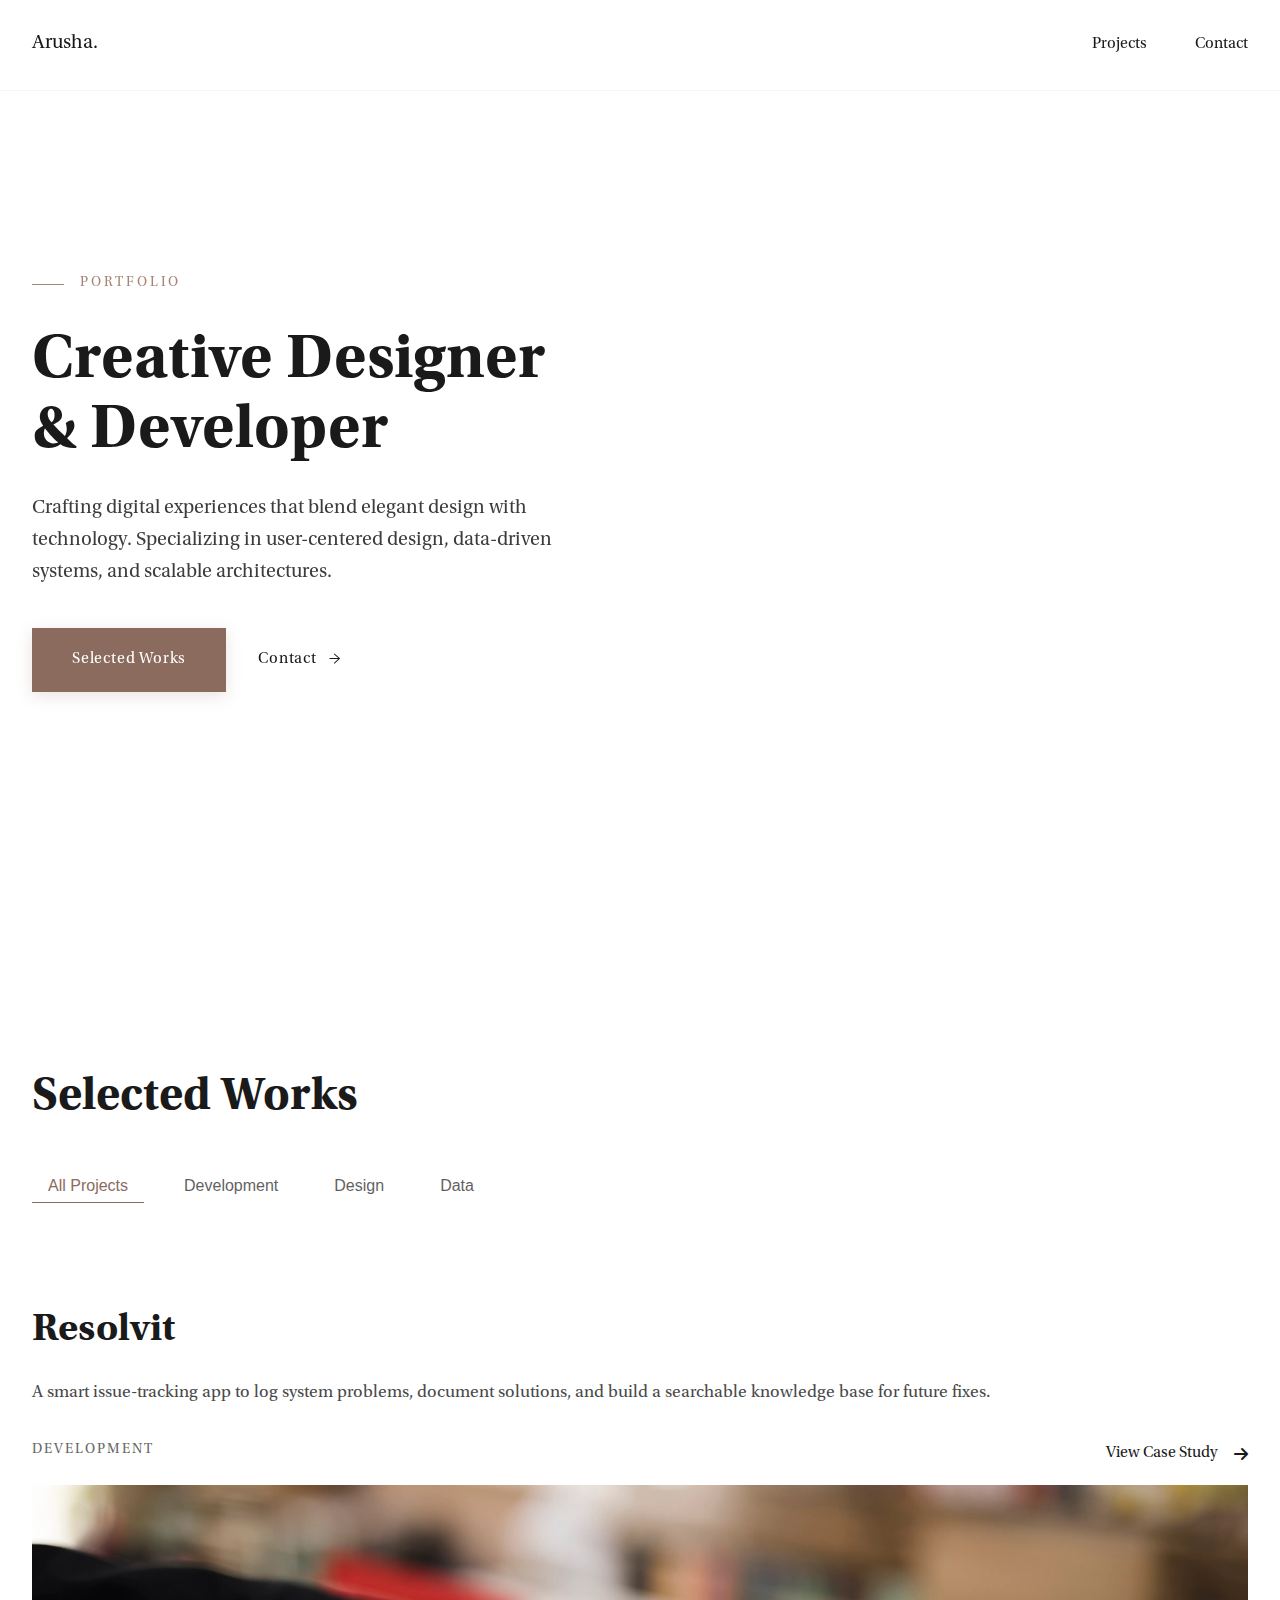
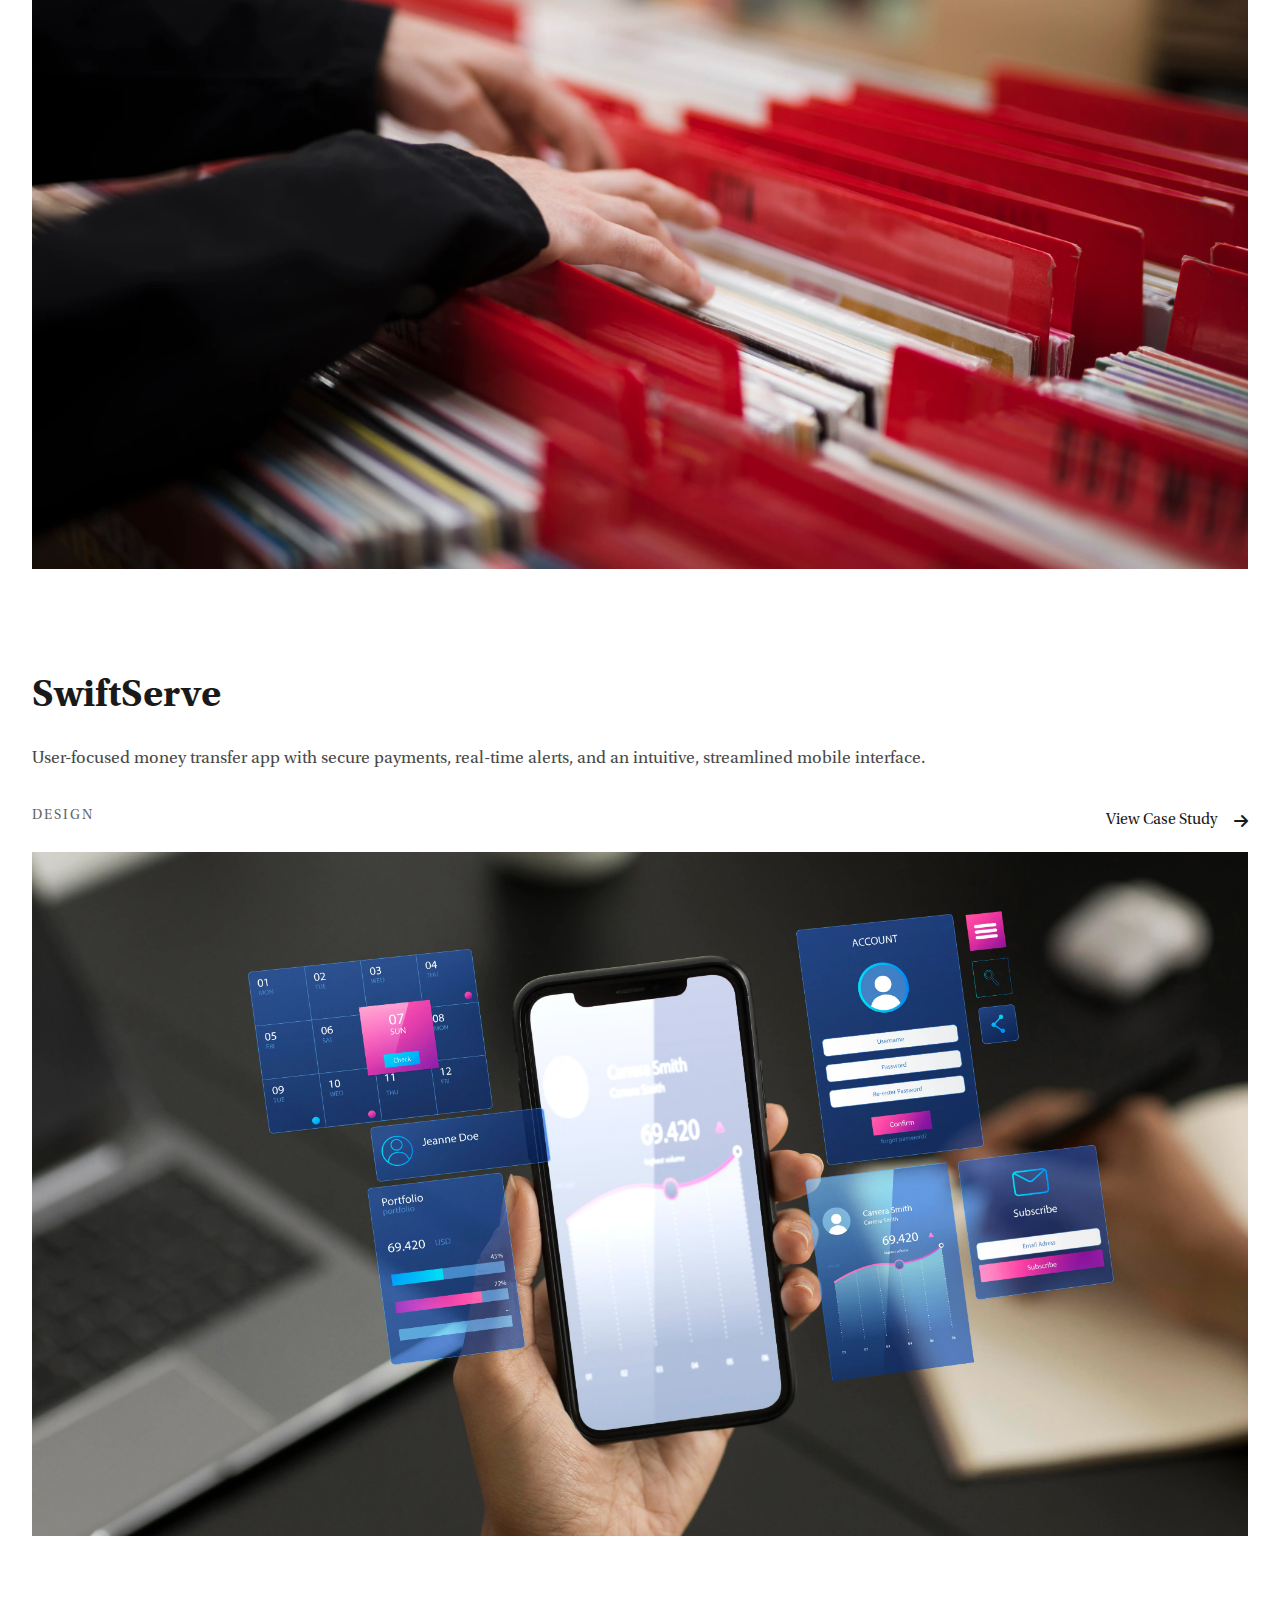
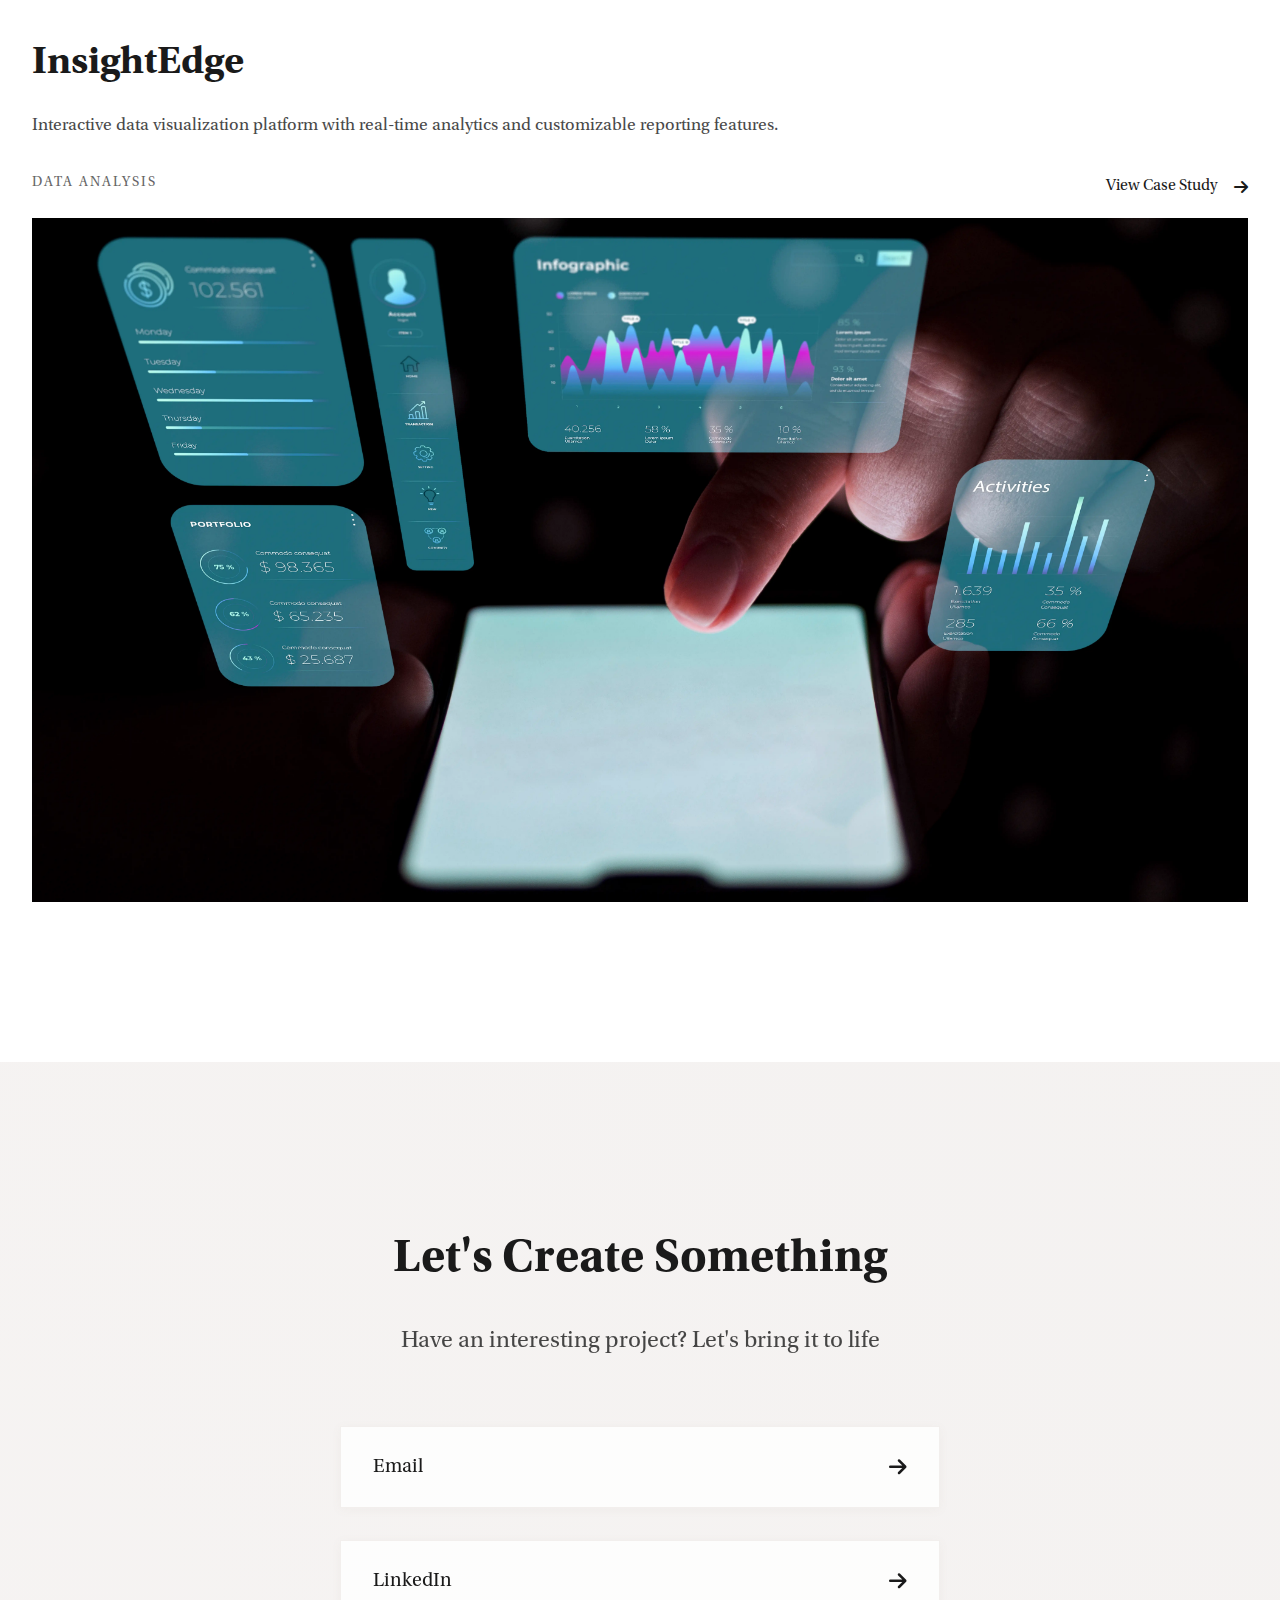
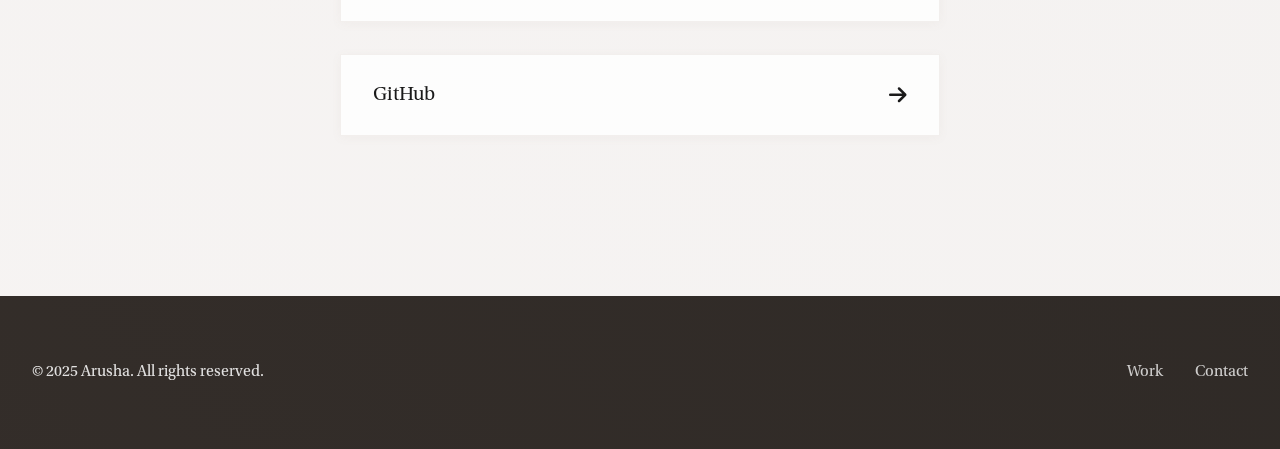
<file: index.html>
<!DOCTYPE html>
<html lang="en">
<head>
    <meta charset="UTF-8">
    <meta name="viewport" content="width=device-width, initial-scale=1.0">
    <title>Arusha Shahi | Portfolio</title>
    <meta name="description" content="Portfolio of a creative full-stack developer and designer, showcasing innovative digital experiences and solutions.">
    <link rel="stylesheet" href="styles.css">
    <link rel="stylesheet" href="https://cdnjs.cloudflare.com/ajax/libs/font-awesome/6.0.0/css/all.min.css">
</head>
<body>
    <!-- Navigation -->
    <header class="header">
        <div class="header-content">
            <div class="header-left">
                <a href="#" class="logo">Arusha.</a>
            </div>
            <button id="navToggle" class="nav-toggle" aria-label="Toggle navigation">
                <span></span>
                <span></span>
                <span></span>
            </button>
            <nav class="nav">
                <ul class="nav-links">
                    <li><a href="#work" class="nav-link">Projects</a></li>
                    <!-- <li><a href="#about" class="nav-link">About</a></li> -->
                    <li><a href="#contact" class="nav-link">Contact</a></li>
                </ul>
            </nav>
        </div>
    </header>

    <!-- Hero Section -->
    <section class="hero">
        <div class="scroll-indicator">
            <span class="scroll-text">Scroll</span>
            <span class="scroll-line"></span>
        </div>
        <div class="hero-content">
            <div class="hero-text">
                <div class="section-label">Portfolio</div>
                <h1 class="hero-title">Creative Designer & Developer</h1>
                <p class="hero-intro">Crafting digital experiences that blend elegant design with technology. Specializing in user-centered design, data-driven systems, and scalable architectures.</p>
                <div class="hero-cta">
                    <a href="#work" class="cta-button">Selected Works</a>
                    <a href="#contact" class="cta-link">Contact <span class="arrow">→</span></a>
                </div>
            </div>

        </div>
    </section>

    <!-- Work Section -->
    <section id="work" class="work">
        <div class="work-header">
            <h2>Selected Works</h2>
            <div class="work-filters">
                <button class="filter-btn active" data-category="all">All Projects</button>
                <button class="filter-btn" data-category="development">Development</button>
                <button class="filter-btn" data-category="design">Design</button>
                <button class="filter-btn" data-category="data">Data</button>
            </div>
        </div>

        <div class="project-grid">
            <article class="project-card featured" data-category="development">
                <div class="project-content">
                    <div class="project-info">
                        <h3>Resolvit</h3>
                        <p>A smart issue-tracking app to log system problems, document solutions, and build a searchable knowledge base for future fixes.</p>
                        <div class="project-meta">
                            <span class="project-category">Development</span>
                            <a href="case-study-resolvit.html" class="project-link">View Case Study <i class="fas fa-arrow-right"></i></a>
                        </div>
                    </div>
                    <div class="project-image">
                        <a href="case-study-resolvit.html">
                            <img src="images/resolvix.webp" alt="Resolvix">
                        </a>
                    </div>
                </div>
            </article>

            <article class="project-card" data-category="design">
                <div class="project-content">
                    <div class="project-info">
                        <h3>SwiftServe</h3>
                        <p>User-focused money transfer app with secure payments, real-time alerts, and an intuitive, streamlined mobile interface.</p>
                        <div class="project-meta">
                            <span class="project-category">Design</span>
                            <a href="case-study-swiftserve.html" class="project-link">View Case Study <i class="fas fa-arrow-right"></i></a>
                        </div>
                    </div>
                    <div class="project-image">
                        <a href="case-study-swiftserve.html">
                            <img src="images/swiftserve.webp" alt="SwiftServe">
                        </a>
                    </div>
                </div>
            </article>

            <article class="project-card large" data-category="data">
                <div class="project-content">
                    <div class="project-info">
                        <h3>InsightEdge</h3>
                        <p>Interactive data visualization platform with real-time analytics and customizable reporting features.</p>
                        <div class="project-meta">
                            <span class="project-category">Data Analysis</span>
                            <a href="case-study-insightedge.html" class="project-link">View Case Study <i class="fas fa-arrow-right"></i></a>
                        </div>
                    </div>
                    <div class="project-image">
                        <a href="case-study-insightedge.html">
                            <img src="images/dashboard.webp" alt="InsightEdge">
                        </a>
                    </div>
                </div>
            </article>
        </div>
    </section>

    <!-- About Section -->
    <!-- <section id="about" class="about">
        <div class="about-content">
            <div class="about-text">
                <span class="section-label">About</span>
                <h2 class="about-heading">
                    <span class="heading-line">Creative Developer</span>
                    <span class="heading-line">Based in NYC</span>
                </h2>
                <p class="about-intro">Creating meaningful digital experiences through code and design, with a focus on elegant interactions and thoughtful user experiences.</p>
                
                <div class="experience-grid">
                    <div class="experience-item">
                        <span class="experience-number">5+</span>
                        <span class="experience-label">Years of Experience</span>
                    </div>
                    <div class="experience-item">
                        <span class="experience-number">50+</span>
                        <span class="experience-label">Projects Completed</span>
                    </div>
                </div>

                <div class="skills">
                    <div class="skill-category">
                        <div class="skill-header">
                            <span class="skill-icon">⚡</span>
                            <h3>Development</h3>
                        </div>
                        <ul>
                            <li>React.js</li>
                            <li>Node.js</li>
                            <li>Python</li>
                            <li>MongoDB</li>
                        </ul>
                    </div>
                    <div class="skill-category">
                        <div class="skill-header">
                            <span class="skill-icon">✨</span>
                            <h3>Design</h3>
                        </div>
                        <ul>
                            <li>UI/UX Design</li>
                            <li>Figma</li>
                            <li>Adobe XD</li>
                            <li>Prototyping</li>
                        </ul>
                    </div>
                </div>
            </div>
            <div class="about-visual">
                <div class="visual-element"></div>
                <div class="visual-accent"></div>
            </div>
        </div>
    </section> -->

    <!-- Contact Section -->
    <section id="contact" class="contact">
        <div class="contact-content">
            <h2>Let's Create Something</h2>
            <p class="contact-intro">Have an interesting project? Let's bring it to life</p>
            <div class="contact-links">
                <a href="mailto:shahiarusha.com" class="contact-link">
                    <span class="link-text">Email</span>
                    <i class="fas fa-arrow-right"></i>
                </a>
                <a href="https://au.linkedin.com/in/shahiarusha" class="contact-link" target="_blank">
                    <span class="link-text">LinkedIn</span>
                    <i class="fas fa-arrow-right"></i>
                </a>
                <a href="https://github.com/aarusa" class="contact-link" target="_blank">
                    <span class="link-text">GitHub</span>
                    <i class="fas fa-arrow-right"></i>
                </a>
            </div>
        </div>
    </section>

    <footer>
        <div class="footer-content">
            <p>&copy; 2025 Arusha. All rights reserved.</p>
            <div class="footer-links">
                <a href="#work">Work</a>
                <!-- <a href="#about">About</a> -->
                <a href="#contact">Contact</a>
            </div>
        </div>
    </footer>

    <script src="script.js"></script>
</body>
</html>
</file>
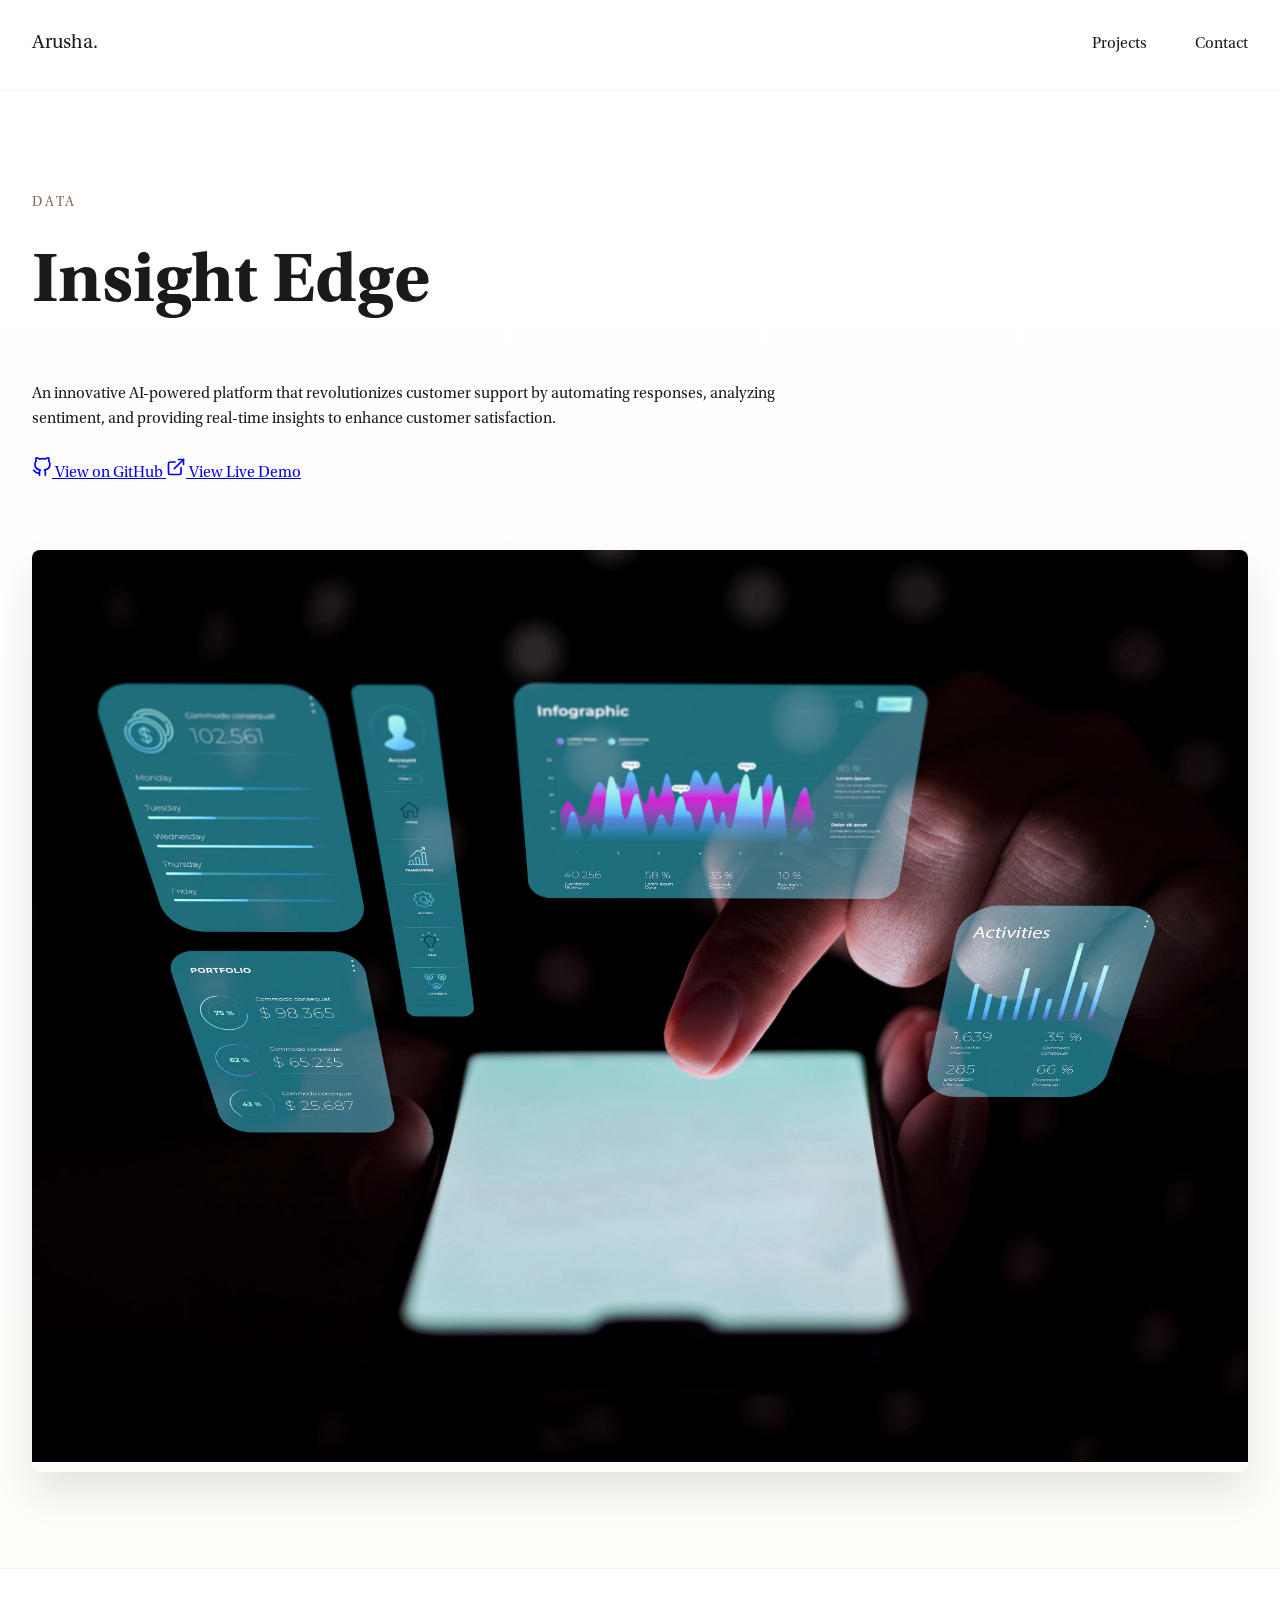
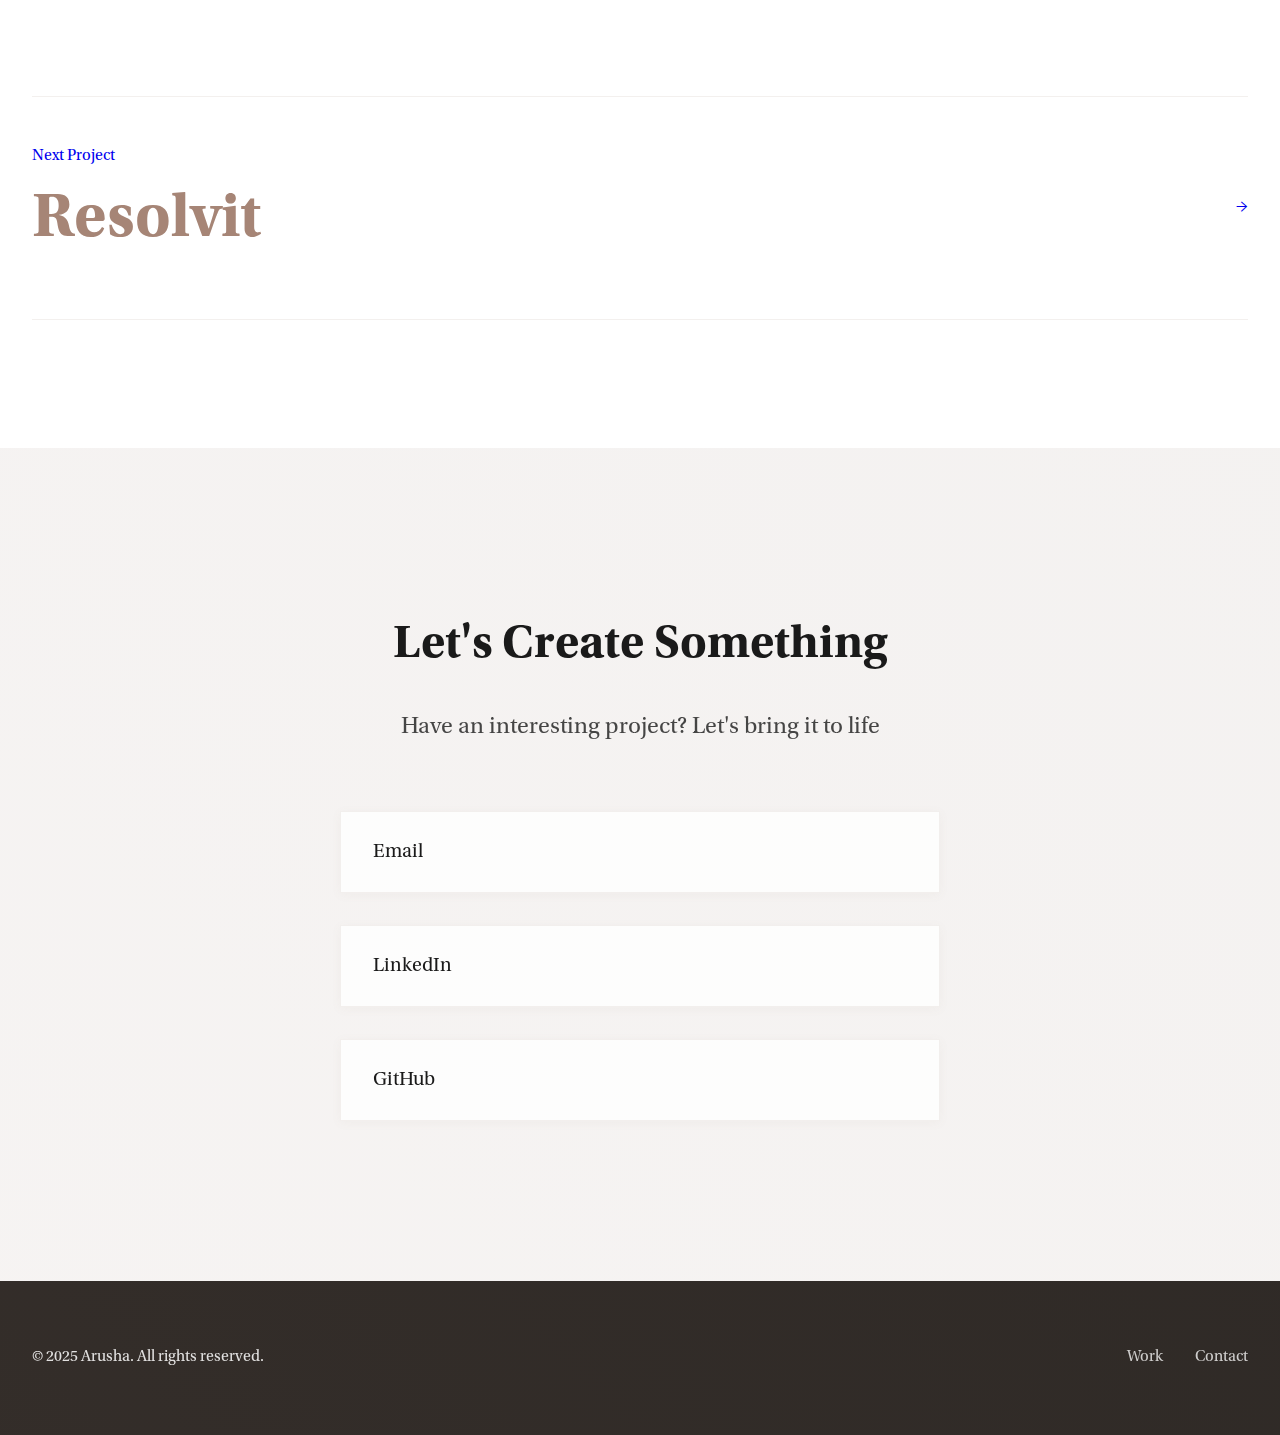
<file: case-study-insightedge.html>
<!DOCTYPE html>
<html lang="en">
<head>
    <meta charset="UTF-8">
    <meta name="viewport" content="width=device-width, initial-scale=1.0">
    <title>Insight Edge | Portfolio</title>
    <meta name="description" content="Case study of InsightEdge - An AI-powered customer support automation platform">
    <link rel="stylesheet" href="styles.css">
    <link rel="stylesheet" href="case-study.css">
</head>
<body class="case-study-page">
    <!-- Navigation -->
    <header class="header">
        <div class="header-content">
            <div class="header-left">
                <a href="index.html" class="logo">Arusha.</a>
            </div>
            <button id="navToggle" class="nav-toggle" aria-label="Toggle navigation">
                <span></span>
                <span></span>
                <span></span>
            </button>
            <nav class="nav">
                <ul class="nav-links">
                    <li><a href="index.html#work" class="nav-link">Projects</a></li>
                    <li><a href="index.html#contact" class="nav-link">Contact</a></li>
                </ul>
            </nav>
        </div>
    </header>

    <!-- Hero Section -->
    <section class="case-study-hero">
        <div class="hero-content">
            <div class="hero-text">
                <span class="project-category">Data</span>
                <h1 class="project-title">Insight Edge</h1>
                <p class="project-description">An innovative AI-powered platform that revolutionizes customer support by automating responses, analyzing sentiment, and providing real-time insights to enhance customer satisfaction.</p>
                <div class="project-links">
                    <a href="https://github.com/yourusername/resolvit" class="button button-primary" target="_blank" rel="noopener noreferrer">
                        <svg xmlns="http://www.w3.org/2000/svg" width="20" height="20" viewBox="0 0 24 24" fill="none" stroke="currentColor" stroke-width="2" stroke-linecap="round" stroke-linejoin="round">
                            <path d="M9 19c-5 1.5-5-2.5-7-3m14 6v-3.87a3.37 3.37 0 0 0-.94-2.61c3.14-.35 6.44-1.54 6.44-7A5.44 5.44 0 0 0 20 4.77 5.07 5.07 0 0 0 19.91 1S18.73.65 16 2.48a13.38 13.38 0 0 0-7 0C6.27.65 5.09 1 5.09 1A5.07 5.07 0 0 0 5 4.77a5.44 5.44 0 0 0-1.5 3.78c0 5.42 3.3 6.61 6.44 7A3.37 3.37 0 0 0 9 18.13V22"></path>
                        </svg>
                        View on GitHub
                    </a>
                    <a href="https://resolvit-demo.com" class="button button-secondary" target="_blank" rel="noopener noreferrer">
                        <svg xmlns="http://www.w3.org/2000/svg" width="20" height="20" viewBox="0 0 24 24" fill="none" stroke="currentColor" stroke-width="2" stroke-linecap="round" stroke-linejoin="round">
                            <path d="M18 13v6a2 2 0 0 1-2 2H5a2 2 0 0 1-2-2V8a2 2 0 0 1 2-2h6"></path>
                            <polyline points="15 3 21 3 21 9"></polyline>
                            <line x1="10" y1="14" x2="21" y2="3"></line>
                        </svg>
                        View Live Demo
                    </a>
                </div>
            </div>
            <div class="hero-image">
                <img src="images/dashboard.webp" alt="Resolvix Dashboard Interface">
            </div>
        </div>
    </section>

    <!-- Next Project -->
    <section class="next-project">
        <a href="case-study-resolvit.html" class="next-project-link">
            <div class="next-content">
                <span class="next-label">Next Project</span>
                <h2>Resolvit</h2>
            </div>
            <span class="next-arrow">→</span>
        </a>
    </section>

    <!-- Contact Section -->
    <section id="contact" class="contact">
        <div class="contact-content">
            <h2>Let's Create Something</h2>
            <p class="contact-intro">Have an interesting project? Let's bring it to life</p>
            <div class="contact-links">
                <a href="mailto:shahiarusha.com" class="contact-link">
                    <span class="link-text">Email</span>
                    <i class="fas fa-arrow-right"></i>
                </a>
                <a href="https://au.linkedin.com/in/shahiarusha" class="contact-link" target="_blank">
                    <span class="link-text">LinkedIn</span>
                    <i class="fas fa-arrow-right"></i>
                </a>
                <a href="https://github.com/aarusa" class="contact-link" target="_blank">
                    <span class="link-text">GitHub</span>
                    <i class="fas fa-arrow-right"></i>
                </a>
            </div>
        </div>
    </section>

    <footer>
        <div class="footer-content">
            <p>&copy; 2025 Arusha. All rights reserved.</p>
            <div class="footer-links">
                <a href="#work">Work</a>
                <a href="#contact">Contact</a>
            </div>
        </div>
    </footer>

    <script src="script.js"></script>
</body>
</html>
</file>
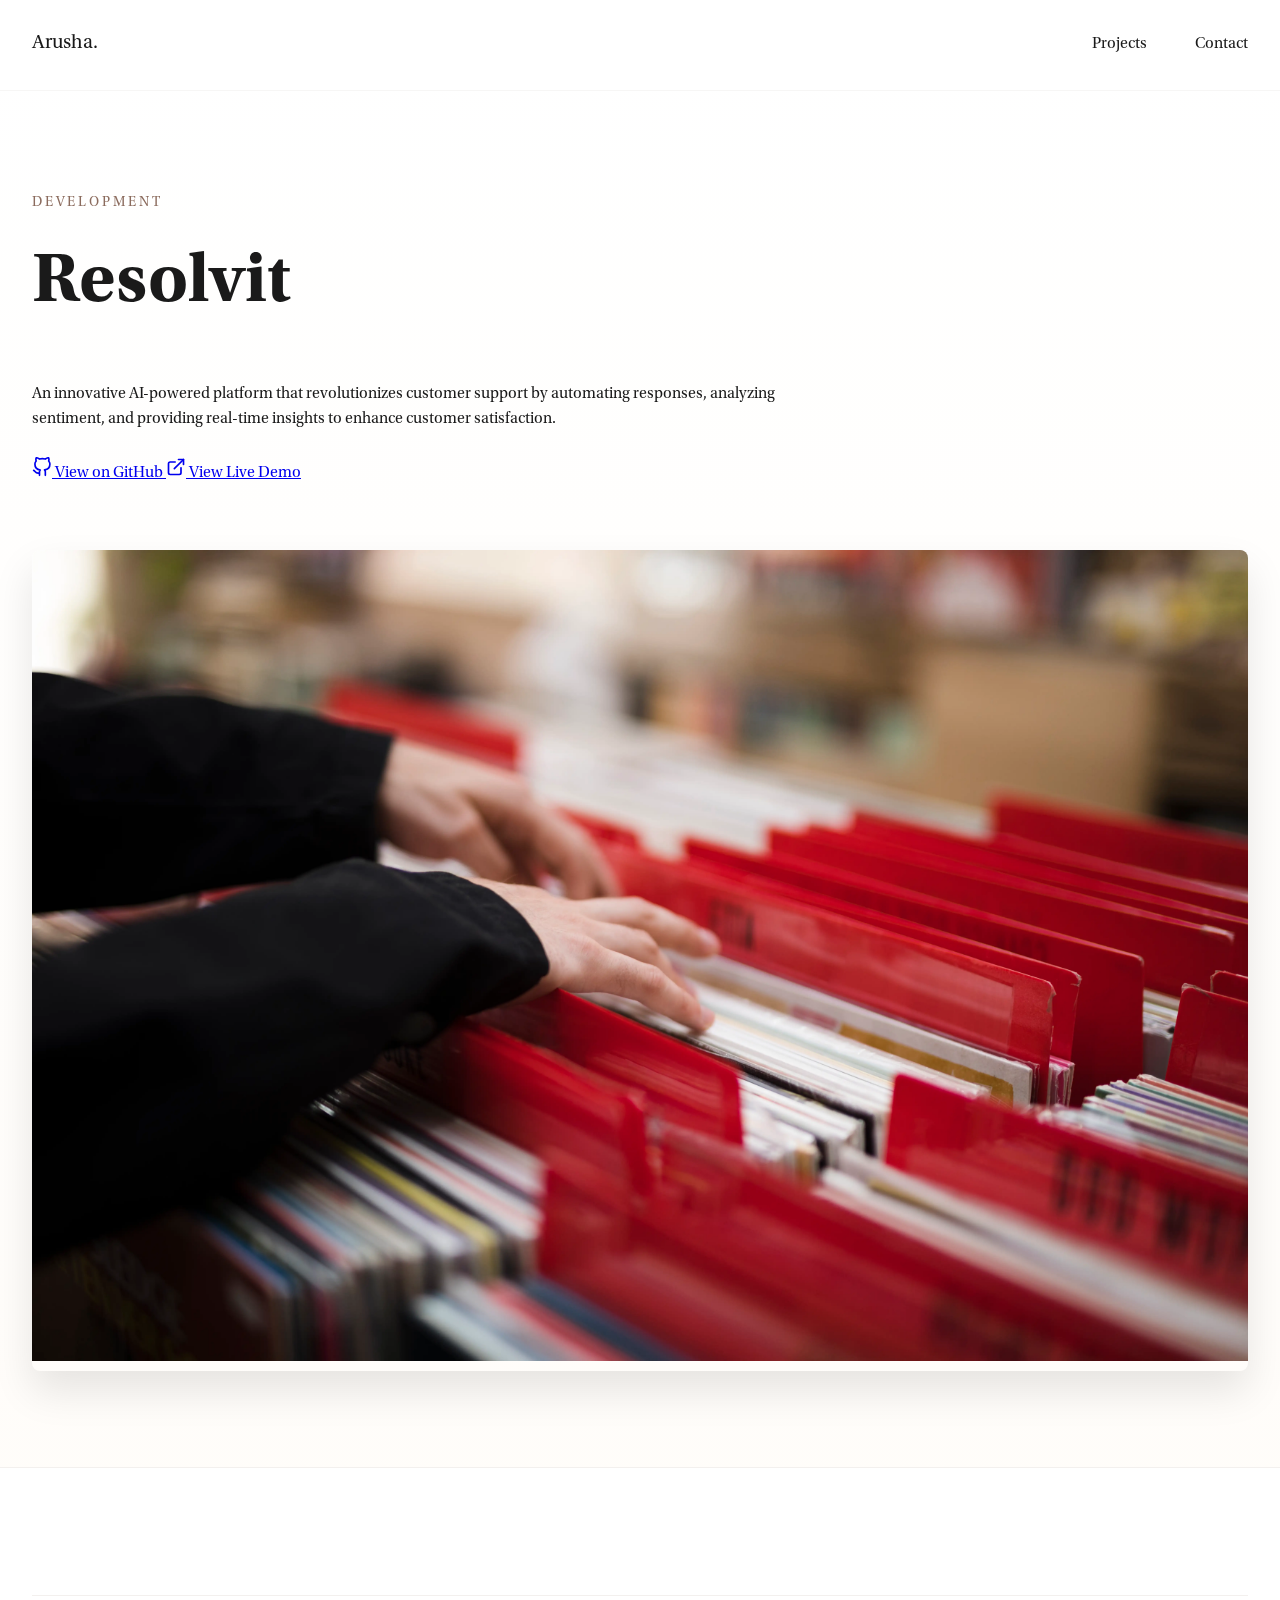
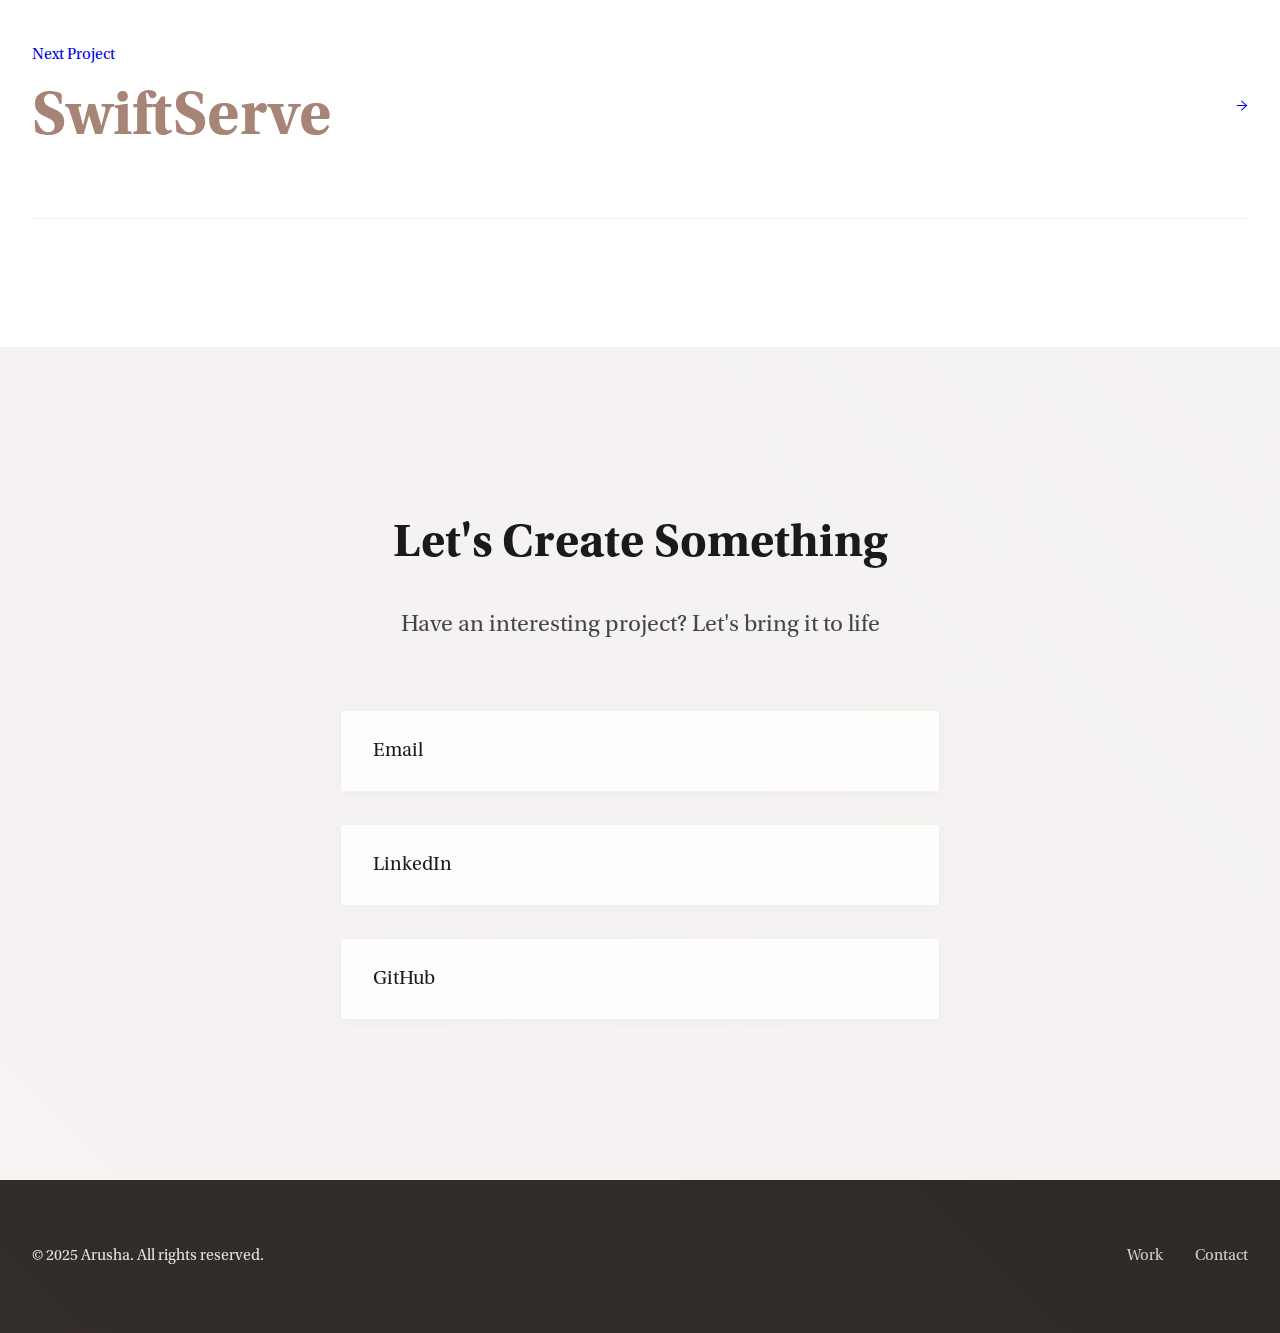
<file: case-study-resolvit.html>
<!DOCTYPE html>
<html lang="en">
<head>
    <meta charset="UTF-8">
    <meta name="viewport" content="width=device-width, initial-scale=1.0">
    <title>Resolvit | Portfolio</title>
    <meta name="description" content="Case study of Resolvit - An AI-powered customer support automation platform">
    <link rel="stylesheet" href="styles.css">
    <link rel="stylesheet" href="case-study.css">
</head>
<body class="case-study-page">
    <!-- Navigation -->
    <header class="header">
        <div class="header-content">
            <div class="header-left">
                <a href="index.html" class="logo">Arusha.</a>
            </div>
            <button id="navToggle" class="nav-toggle" aria-label="Toggle navigation">
                <span></span>
                <span></span>
                <span></span>
            </button>
            <nav class="nav">
                <ul class="nav-links">
                    <li><a href="index.html#work" class="nav-link">Projects</a></li>
                    <li><a href="index.html#contact" class="nav-link">Contact</a></li>
                </ul>
            </nav>
        </div>
    </header>

    <!-- Hero Section -->
    <section class="case-study-hero">
        <div class="hero-content">
            <div class="hero-text">
                <span class="project-category">Development</span>
                <h1 class="project-title">Resolvit</h1>
                <p class="project-description">An innovative AI-powered platform that revolutionizes customer support by automating responses, analyzing sentiment, and providing real-time insights to enhance customer satisfaction.</p>
                <div class="project-links">
                    <a href="https://github.com/yourusername/resolvit" class="button button-primary" target="_blank" rel="noopener noreferrer">
                        <svg xmlns="http://www.w3.org/2000/svg" width="20" height="20" viewBox="0 0 24 24" fill="none" stroke="currentColor" stroke-width="2" stroke-linecap="round" stroke-linejoin="round">
                            <path d="M9 19c-5 1.5-5-2.5-7-3m14 6v-3.87a3.37 3.37 0 0 0-.94-2.61c3.14-.35 6.44-1.54 6.44-7A5.44 5.44 0 0 0 20 4.77 5.07 5.07 0 0 0 19.91 1S18.73.65 16 2.48a13.38 13.38 0 0 0-7 0C6.27.65 5.09 1 5.09 1A5.07 5.07 0 0 0 5 4.77a5.44 5.44 0 0 0-1.5 3.78c0 5.42 3.3 6.61 6.44 7A3.37 3.37 0 0 0 9 18.13V22"></path>
                        </svg>
                        View on GitHub
                    </a>
                    <a href="https://resolvit-demo.com" class="button button-secondary" target="_blank" rel="noopener noreferrer">
                        <svg xmlns="http://www.w3.org/2000/svg" width="20" height="20" viewBox="0 0 24 24" fill="none" stroke="currentColor" stroke-width="2" stroke-linecap="round" stroke-linejoin="round">
                            <path d="M18 13v6a2 2 0 0 1-2 2H5a2 2 0 0 1-2-2V8a2 2 0 0 1 2-2h6"></path>
                            <polyline points="15 3 21 3 21 9"></polyline>
                            <line x1="10" y1="14" x2="21" y2="3"></line>
                        </svg>
                        View Live Demo
                    </a>
                </div>
            </div>
            <div class="hero-image">
                <img src="images/resolvix.webp" alt="Resolvix Dashboard Interface">
            </div>
        </div>
    </section>

    <!-- Next Project -->
    <section class="next-project">
        <a href="case-study-swiftserve.html" class="next-project-link">
            <div class="next-content">
                <span class="next-label">Next Project</span>
                <h2>SwiftServe</h2>
            </div>
            <span class="next-arrow">→</span>
        </a>
    </section>

    <!-- Contact Section -->
    <section id="contact" class="contact">
        <div class="contact-content">
            <h2>Let's Create Something</h2>
            <p class="contact-intro">Have an interesting project? Let's bring it to life</p>
            <div class="contact-links">
                <a href="mailto:shahiarusha.com" class="contact-link">
                    <span class="link-text">Email</span>
                    <i class="fas fa-arrow-right"></i>
                </a>
                <a href="https://au.linkedin.com/in/shahiarusha" class="contact-link" target="_blank">
                    <span class="link-text">LinkedIn</span>
                    <i class="fas fa-arrow-right"></i>
                </a>
                <a href="https://github.com/aarusa" class="contact-link" target="_blank">
                    <span class="link-text">GitHub</span>
                    <i class="fas fa-arrow-right"></i>
                </a>
            </div>
        </div>
    </section>

    <footer>
        <div class="footer-content">
            <p>&copy; 2025 Arusha. All rights reserved.</p>
            <div class="footer-links">
                <a href="#work">Work</a>
                <a href="#contact">Contact</a>
            </div>
        </div>
    </footer>

    <script src="script.js"></script>
</body>
</html>
</file>
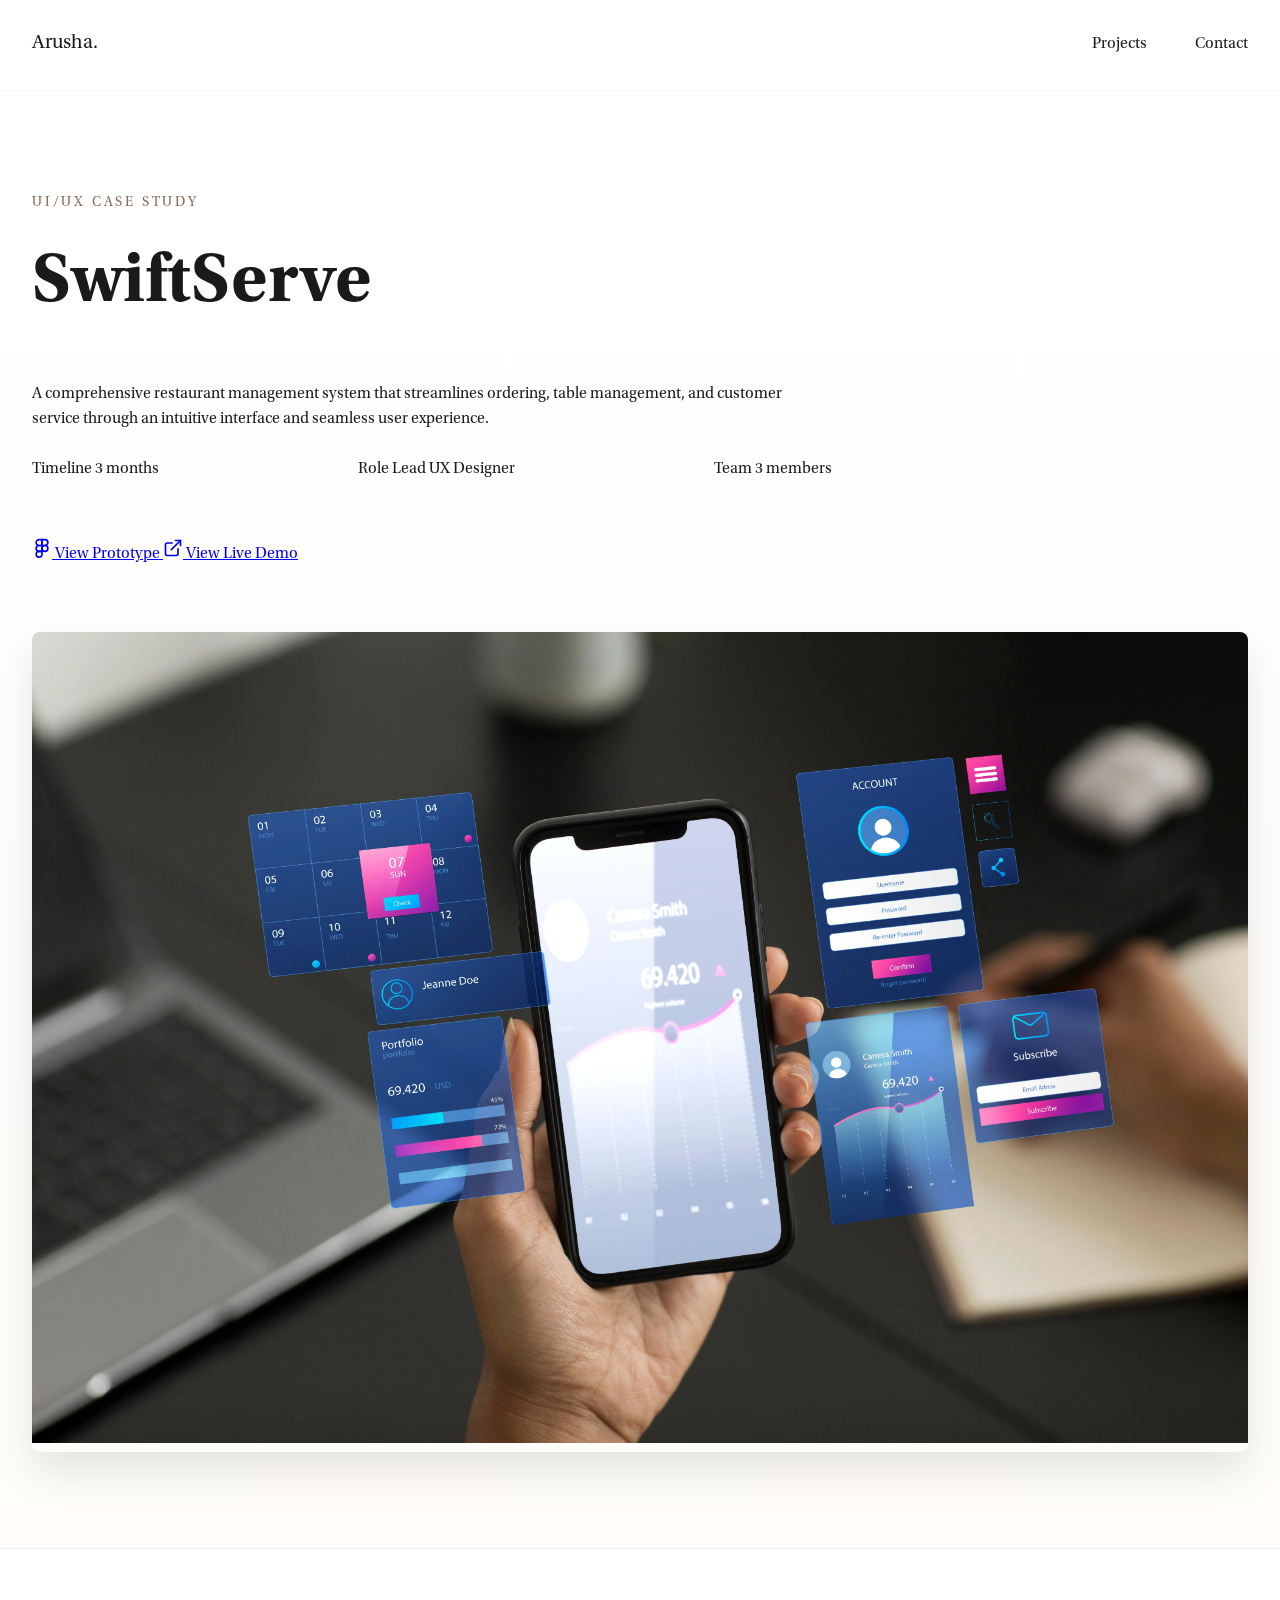
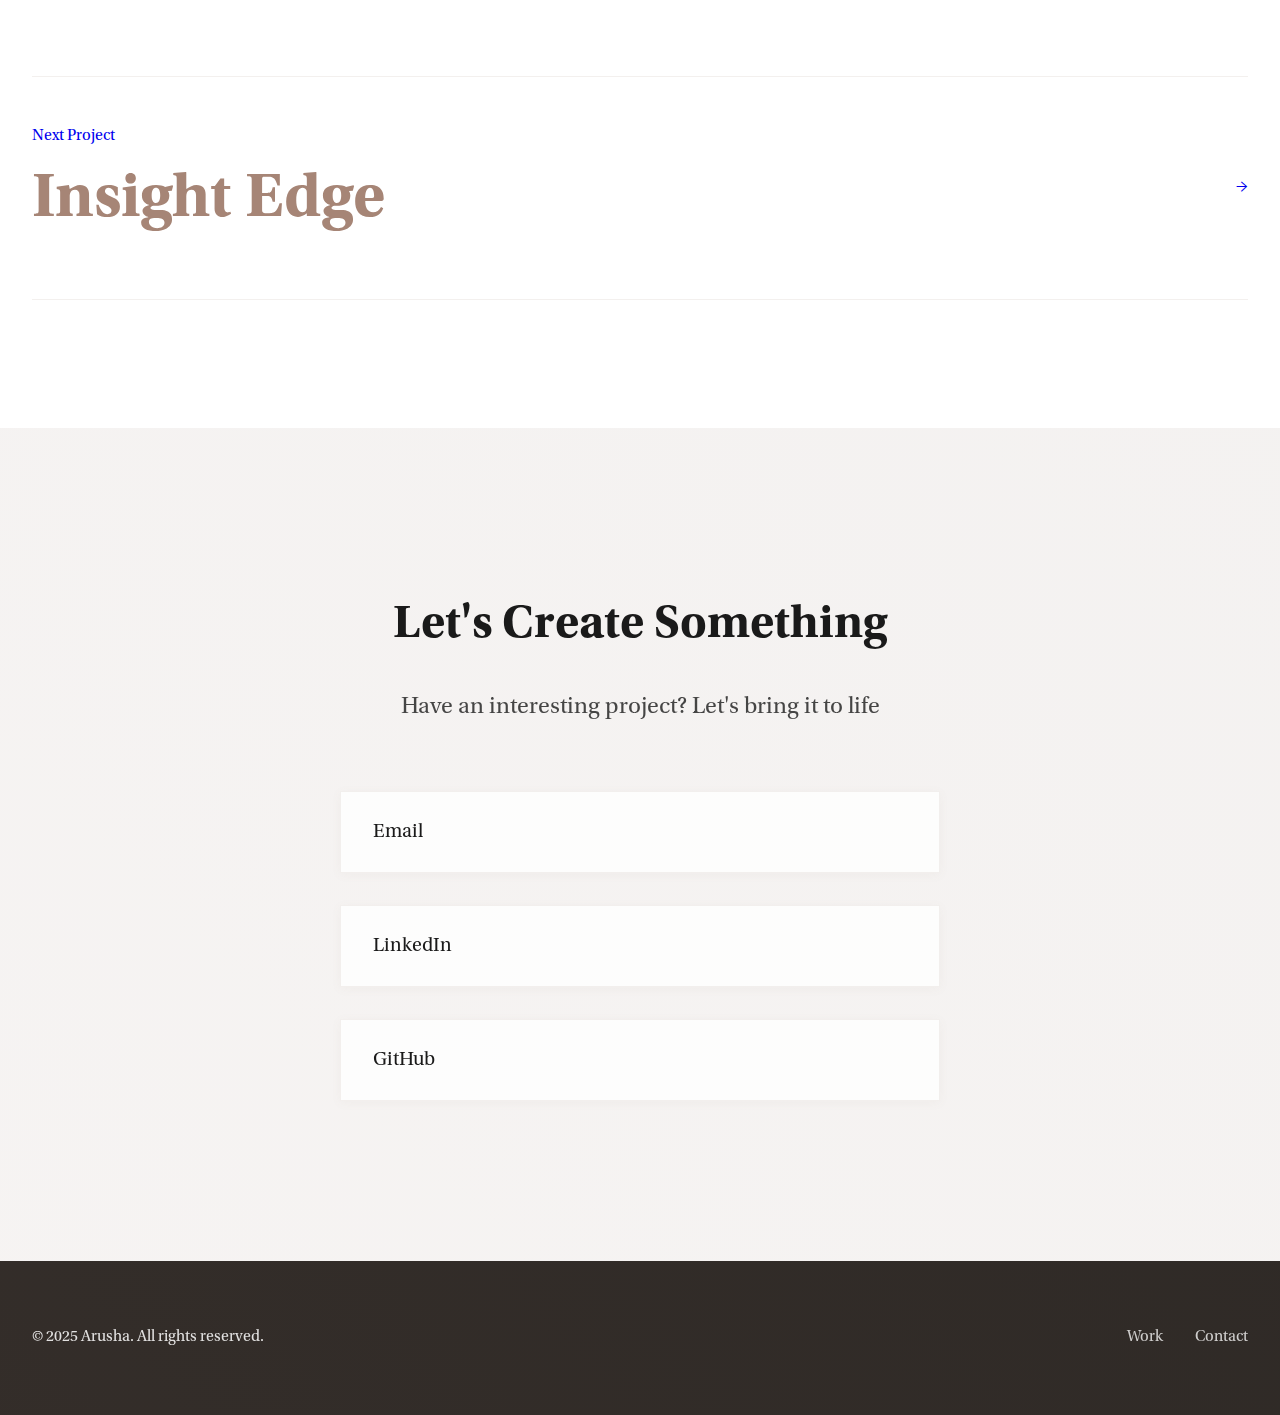
<file: case-study-swiftserve.html>
<!DOCTYPE html>
<html lang="en">
<head>
    <meta charset="UTF-8">
    <meta name="viewport" content="width=device-width, initial-scale=1.0">
    <title>SwiftServe | Portfolio</title>
    <meta name="description" content="Case study of SwiftServe - A modern restaurant management and ordering system">
    <link rel="stylesheet" href="styles.css">
    <link rel="stylesheet" href="case-study.css">
</head>
<body class="case-study-page">
    <!-- Navigation -->
    <header class="header">
        <div class="header-content">
            <div class="header-left">
                <a href="index.html" class="logo">Arusha.</a>
            </div>
            <button id="navToggle" class="nav-toggle" aria-label="Toggle navigation">
                <span></span>
                <span></span>
                <span></span>
            </button>
            <nav class="nav">
                <ul class="nav-links">
                    <li><a href="index.html#work" class="nav-link">Projects</a></li>
                    <li><a href="index.html#contact" class="nav-link">Contact</a></li>
                </ul>
            </nav>
        </div>
    </header>

    <!-- Hero Section -->
    <section class="case-study-hero">
        <div class="hero-content">
            <div class="hero-text">
                <span class="project-category">UI/UX Case Study</span>
                <h1 class="project-title">SwiftServe</h1>
                <p class="project-description">A comprehensive restaurant management system that streamlines ordering, table management, and customer service through an intuitive interface and seamless user experience.</p>
                <div class="project-meta">
                    <div class="meta-item">
                        <span class="meta-label">Timeline</span>
                        <span class="meta-value">3 months</span>
                    </div>
                    <div class="meta-item">
                        <span class="meta-label">Role</span>
                        <span class="meta-value">Lead UX Designer</span>
                    </div>
                    <div class="meta-item">
                        <span class="meta-label">Team</span>
                        <span class="meta-value">3 members</span>
                    </div>
                </div>
                <div class="project-links">
                    <a href="https://www.figma.com/file/swiftserve-prototype" class="button button-primary" target="_blank" rel="noopener noreferrer">
                        <svg xmlns="http://www.w3.org/2000/svg" width="20" height="20" viewBox="0 0 24 24" fill="none" stroke="currentColor" stroke-width="2" stroke-linecap="round" stroke-linejoin="round">
                            <path d="M5 5.5A3.5 3.5 0 0 1 8.5 2H12v7H8.5A3.5 3.5 0 0 1 5 5.5z"/>
                            <path d="M12 2h3.5a3.5 3.5 0 1 1 0 7H12V2z"/>
                            <path d="M12 12.5a3.5 3.5 0 1 1 7 0 3.5 3.5 0 1 1-7 0z"/>
                            <path d="M5 19.5A3.5 3.5 0 0 1 8.5 16H12v3.5a3.5 3.5 0 1 1-7 0z"/>
                            <path d="M5 12.5A3.5 3.5 0 0 1 8.5 9H12v7H8.5A3.5 3.5 0 0 1 5 12.5z"/>
                        </svg>
                        View Prototype
                    </a>
                    <a href="https://swiftserve-demo.com" class="button button-secondary" target="_blank" rel="noopener noreferrer">
                        <svg xmlns="http://www.w3.org/2000/svg" width="20" height="20" viewBox="0 0 24 24" fill="none" stroke="currentColor" stroke-width="2" stroke-linecap="round" stroke-linejoin="round">
                            <path d="M18 13v6a2 2 0 0 1-2 2H5a2 2 0 0 1-2-2V8a2 2 0 0 1 2-2h6"></path>
                            <polyline points="15 3 21 3 21 9"></polyline>
                            <line x1="10" y1="14" x2="21" y2="3"></line>
                        </svg>
                        View Live Demo
                    </a>
                </div>
            </div>
            <div class="hero-image">
                <img src="images/swiftserve.webp" alt="SwiftServe Dashboard Interface">
            </div>
        </div>
    </section>

    <!-- Overview Section -->
    <!-- <section class="project-section overview">
        <div class="section-container">
            <div class="section-header">
                <h2>Project Overview</h2>
            </div>
            <div class="overview-grid">
                <div class="overview-card">
                    <h3>The Challenge</h3>
                    <p>Restaurant owners struggled with inefficient ordering systems and poor table management, leading to longer wait times and decreased customer satisfaction.</p>
                </div>
                <div class="overview-card">
                    <h3>The Goal</h3>
                    <p>Create an intuitive system that streamlines restaurant operations while improving both staff efficiency and customer experience.</p>
                </div>
                <div class="overview-card">
                    <h3>My Role</h3>
                    <p>Led the UX research and design process, from initial user interviews to final prototype testing and design system creation.</p>
                </div>
            </div>
        </div>
    </section> -->

    <!-- Next Project -->
    <section class="next-project">
        <a href="case-study-insightedge.html" class="next-project-link">
            <div class="next-content">
                <span class="next-label">Next Project</span>
                <h2>Insight Edge</h2>
            </div>
            <span class="next-arrow">→</span>
        </a>
    </section>

    <!-- Contact Section -->
    <section id="contact" class="contact">
        <div class="contact-content">
            <h2>Let's Create Something</h2>
            <p class="contact-intro">Have an interesting project? Let's bring it to life</p>
            <div class="contact-links">
                <a href="mailto:shahiarusha.com" class="contact-link">
                    <span class="link-text">Email</span>
                    <i class="fas fa-arrow-right"></i>
                </a>
                <a href="https://au.linkedin.com/in/shahiarusha" class="contact-link" target="_blank">
                    <span class="link-text">LinkedIn</span>
                    <i class="fas fa-arrow-right"></i>
                </a>
                <a href="https://github.com/aarusa" class="contact-link" target="_blank">
                    <span class="link-text">GitHub</span>
                    <i class="fas fa-arrow-right"></i>
                </a>
            </div>
        </div>
    </section>

    <footer>
        <div class="footer-content">
            <p>&copy; 2025 Arusha. All rights reserved.</p>
            <div class="footer-links">
                <a href="#work">Work</a>
                <a href="#contact">Contact</a>
            </div>
        </div>
    </footer>

    <script src="script.js"></script>
</body>
</html>
</file>
<file: styles.css>
/* Font declarations */
@font-face {
    font-family: 'Utopia';
    src: url('fonts/UtopiaStd-Regular.otf') format('opentype');
    font-weight: normal;
    font-style: normal;
}

@font-face {
    font-family: 'Utopia';
    src: url('fonts/UtopiaStd-Bold.otf') format('opentype');
    font-weight: bold;
    font-style: normal;
}

/* Reset and base styles */
* {
    margin: 0;
    padding: 0;
    box-sizing: border-box;
}

:root {
    --primary: #1A1A1A;
    --accent-1: #8B6B5D;  /* Sophisticated mocha */
    --accent-2: #A68576;  /* Refined taupe */
    --text: #1A1A1A;      /* Deep black for text */
    --text-light: #4A4A4A; /* Darker secondary text */
    --bg: #FFFFFF;        /* Pure white background */
    --bg-soft: #F6F3F1;   /* Softer light background */
    --button-bg: #8B6B5D; /* Sophisticated mocha for buttons */
    --button-hover: #735648; /* Deep mocha for hover */
    --gradient-1: linear-gradient(135deg, #8B6B5D 0%, #735648 100%);
    --gradient-2: linear-gradient(45deg, rgba(139, 107, 93, 0.08) 0%, rgba(115, 86, 72, 0.08) 100%);
    --gradient-float-1: linear-gradient(120deg, rgba(139, 107, 93, 0.25) 0%, rgba(115, 86, 72, 0.15) 100%);
    --gradient-float-2: linear-gradient(220deg, rgba(115, 86, 72, 0.2) 0%, rgba(139, 107, 93, 0.15) 100%);
    --gradient-float-3: linear-gradient(170deg, rgba(139, 107, 93, 0.15) 0%, rgba(115, 86, 72, 0.15) 100%);
    --transition: all 0.3s cubic-bezier(0.4, 0, 0.2, 1);
    --heading-font: 'Utopia', serif;
    --body-font: 'Utopia', serif;
    --code-font: monospace;
}

html {
    font-size: 16px;
    scroll-behavior: smooth;
    -webkit-font-smoothing: antialiased;
    -moz-osx-font-smoothing: grayscale;
}

body {
    font-family: var(--body-font);
    background-color: var(--bg);
    color: var(--text);
    line-height: 1.6;
    min-height: 100vh;
    overflow-x: hidden;
    will-change: scroll-position;
}

/* Header */
.header {
    position: fixed;
    top: 0;
    left: 0;
    width: 100%;
    padding: 2rem;
    z-index: 1000;
    transition: transform 0.3s ease, background-color 0.3s ease;
    border-bottom: 1px solid rgba(180, 166, 155, 0.1);
    background: rgba(255, 255, 255, 0.98);
    backdrop-filter: blur(8px);
    -webkit-backdrop-filter: blur(8px);
    transform: translateZ(0);
    will-change: transform;
}

.header.scroll-down {
    transform: translateY(-100%);
}

.header.scroll-up {
    transform: translateY(0);
    background: rgba(255, 255, 255, 0.98);
    border-bottom: 1px solid rgba(180, 166, 155, 0.15);
}

.header-content {
    display: flex;
    justify-content: space-between;
    align-items: center;
    max-width: 1400px;
    margin: 0 auto;
    position: relative;
}

.logo {
    font-family: var(--heading-font);
    font-size: 1.25rem;
    color: var(--text);
    text-decoration: none;
    line-height: 1;
    font-weight: 500;
    text-shadow: 0 1px 1px rgba(255, 255, 255, 0.5);
}

.logo::after {
    content: none;
}

.nav-toggle {
    display: none;
    background: none;
    border: none;
    cursor: pointer;
    padding: 0;
    width: 30px;
    height: 24px;
    position: relative;
    z-index: 1000;
}

.nav-toggle span {
    display: block;
    width: 100%;
    height: 2px;
    background-color: var(--text);
    position: absolute;
    left: 0;
    transition: all 0.3s ease;
}

.nav-toggle span:first-child {
    top: 0;
}

.nav-toggle span:nth-child(2) {
    top: 50%;
    transform: translateY(-50%);
}

.nav-toggle span:last-child {
    bottom: 0;
}

.nav-toggle.active span:first-child {
    transform: translateY(11px) rotate(45deg);
}

.nav-toggle.active span:nth-child(2) {
    opacity: 0;
}

.nav-toggle.active span:last-child {
    transform: translateY(-11px) rotate(-45deg);
}

.nav-links {
    display: flex;
    gap: 3rem;
    list-style: none;
}

.nav-link {
    color: var(--text);
    text-decoration: none;
    font-size: 1rem;
    position: relative;
    padding: 0.5rem 0;
    transition: color 0.3s ease;
    text-shadow: 0 1px 1px rgba(255, 255, 255, 0.5);
}

.nav-link::before {
    content: '';
    position: absolute;
    bottom: 0;
    left: 0;
    width: 100%;
    height: 1px;
    background: var(--accent-2);
    transform: scaleX(0);
    transform-origin: right;
    transition: transform 0.4s cubic-bezier(0.4, 0, 0.2, 1);
}

.nav-link:hover {
    color: var(--accent-1);
}

.nav-link:hover::before {
    transform: scaleX(1);
    transform-origin: left;
    background: var(--accent-1);
}

/* Hero Section */
.hero {
    min-height: 100vh;
    padding: 8rem 2rem 4rem;
    display: flex;
    align-items: center;
    background: var(--bg);
    position: relative;
    z-index: 1;
}

.scroll-indicator {
    position: fixed;
    left: 2rem;
    bottom: 2rem;
    display: flex;
    flex-direction: column;
    align-items: center;
    gap: 1rem;
    z-index: 10;
    opacity: 0;
    animation: fadeIn 1s ease forwards 2s;
    transition: transform 0.3s ease, opacity 0.3s ease;
    will-change: transform, opacity;
    transform: translateZ(0);
}

.scroll-indicator.near-bottom {
    transform: translateY(calc(var(--scroll-intensity) * 20px));
    opacity: var(--scroll-intensity);
}

.scroll-indicator.hide-indicator {
    opacity: 0;
    transform: translateY(40px) rotate(-15deg) scale(0.9);
    filter: blur(2px);
    pointer-events: none;
}

.scroll-text {
    font-size: 0.875rem;
    text-transform: uppercase;
    letter-spacing: 0.2em;
    writing-mode: vertical-rl;
    transform: rotate(180deg);
    color: var(--text);
    opacity: 0.6;
}

.near-bottom .scroll-text {
    transform: rotate(180deg) scale(var(--scroll-intensity));
}

.scroll-line {
    width: 1px;
    height: 60px;
    background: var(--accent-2);
    position: relative;
    opacity: 0.3;
    overflow: hidden;
}

.scroll-line::before {
    content: '';
    position: absolute;
    top: 0;
    left: 0;
    width: 100%;
    height: 100%;
    background: var(--accent-1);
    animation: scrollLineDown 2.5s ease infinite;
}

.scroll-line::after {
    content: '';
    position: absolute;
    top: 0;
    left: 0;
    width: 100%;
    height: 100%;
    background: var(--accent-2);
    opacity: 0.5;
    animation: scrollLineGlow 2s ease-in-out infinite;
}

.near-bottom .scroll-line::before,
.near-bottom .scroll-line::after {
    animation-duration: calc(2s / var(--scroll-intensity));
}

.hero-content {
    max-width: 1400px;
    margin: 0 auto;
    width: 100%;
    display: grid;
    grid-template-columns: 1fr 1fr;
    gap: 8rem;
    align-items: center;
}

.hero-text {
    max-width: 800px;
    text-align: left;
    display: flex;
    flex-direction: column;
    gap: 1.5rem;
}

.hero-visual {
    position: relative;
    height: 100%;
    display: flex;
    align-items: center;
    justify-content: center;
    overflow: hidden;
}

.skill-cards {
    position: relative;
    z-index: 2;
    display: flex;
    flex-direction: column;
    gap: 1.5rem;
    width: 100%;
    max-width: 400px;
}

.skill-card {
    background: rgba(255, 252, 248, 0.6);
    backdrop-filter: blur(8px);
    -webkit-backdrop-filter: blur(8px);
    border: 1px solid rgba(44, 36, 32, 0.08);
    padding: 1.5rem;
    border-radius: 12px;
    display: flex;
    align-items: center;
    gap: 1rem;
    transform: translateX(30px);
    opacity: 0;
    animation: slideInCards 0.8s cubic-bezier(0.4, 0, 0.2, 1) forwards;
    transition: transform 0.3s ease, box-shadow 0.3s ease;
    will-change: transform, opacity;
    transform: translateZ(0);
}

.skill-card:nth-child(1) {
    animation-delay: 0.2s;
}

.skill-card:nth-child(2) {
    animation-delay: 0.4s;
    transform: translateX(60px);
}

.skill-card:nth-child(3) {
    animation-delay: 0.6s;
    transform: translateX(90px);
}

.skill-card:hover {
    transform: translateY(-5px) translateX(0);
    border-color: var(--accent-2);
    background: rgba(255, 252, 248, 0.8);
    box-shadow: 0 10px 30px rgba(44, 36, 32, 0.05);
}

.skill-icon {
    font-size: 1.5rem;
    color: var(--accent-2);
    transition: all 0.4s ease;
}

.skill-card:hover .skill-icon {
    color: var(--accent-1);
    transform: rotate(180deg);
}

.skill-text {
    font-size: 1.1rem;
    color: var(--accent-2);
    transition: color 0.4s ease;
}

.skill-card:hover .skill-text {
    color: var(--accent-1);
}

.decorative-lines {
    position: absolute;
    top: 0;
    right: 0;
    width: 100%;
    height: 100%;
    z-index: 1;
    opacity: 0.1;
    pointer-events: none;
}

.line {
    position: absolute;
    width: 1px;
    height: 0;
    background: linear-gradient(to bottom, transparent, var(--accent-2) 20%, var(--accent-1) 50%, var(--accent-2) 80%, transparent);
    animation: lineReveal 1.2s cubic-bezier(0.4, 0, 0.2, 1) forwards;
}

.line:nth-child(1) {
    right: 30%;
    animation-delay: 1s;
}

.line:nth-child(2) {
    right: 60%;
    animation-delay: 1.3s;
}

@keyframes slideInCards {
    from {
        opacity: 0;
        transform: translateX(60px);
    }
    to {
        opacity: 1;
        transform: translateX(0);
    }
}

@keyframes lineReveal {
    from {
        height: 0;
    }
    to {
        height: 100%;
    }
}

.section-label {
    font-size: 0.875rem;
    text-transform: uppercase;
    letter-spacing: 0.2em;
    color: var(--accent-2);
    margin-bottom: 0.5rem;
    position: relative;
    display: inline-block;
    padding-left: 3rem;
    opacity: 1;
}

.section-label::before {
    content: '';
    position: absolute;
    left: 0;
    top: 50%;
    width: 2rem;
    height: 1px;
    background: var(--accent-2);
}

.hero-title {
    font-family: var(--heading-font);
    font-size: 4rem;
    line-height: 1.1;
    margin: 0;
    animation: fadeUp 0.8s cubic-bezier(0.4, 0, 0.2, 1) forwards;
}

.hero-intro {
    font-size: 1.25rem;
    color: var(--text);
    opacity: 0.85;
    max-width: 600px;
    margin: 0;
    animation: fadeUp 0.8s cubic-bezier(0.4, 0, 0.2, 1) 0.2s forwards;
}

.hero-cta {
    display: flex;
    gap: 2rem;
    justify-content: flex-start;
    align-items: center;
    animation: fadeUp 0.8s cubic-bezier(0.4, 0, 0.2, 1) 0.4s forwards;
    margin-top: 1rem;
}

.cta-button {
    display: inline-block;
    padding: 1.2rem 2.5rem;
    text-decoration: none;
    color: var(--bg);
    background: var(--button-bg);
    font-size: 1rem;
    letter-spacing: 0.05em;
    transition: var(--transition);
    position: relative;
    overflow: hidden;
    border: none;
    box-shadow: 0 4px 15px rgba(146, 113, 99, 0.2);
}

.cta-button:hover {
    background: var(--button-hover);
    transform: translateY(-2px);
    box-shadow: 0 6px 20px rgba(146, 113, 99, 0.25);
}

.cta-link {
    color: var(--text);
    text-decoration: none;
    display: flex;
    align-items: center;
    gap: 0.75rem;
    font-size: 1rem;
    letter-spacing: 0.05em;
    transition: var(--transition);
    padding: 0.5rem 0;
    position: relative;
}

.cta-link:hover {
    color: var(--accent-1);
}

.cta-link .arrow {
    transition: var(--transition);
}

.cta-link:hover .arrow {
    transform: translateX(5px);
}

/* Tech stack icons */
.tech-stack {
    display: flex;
    gap: 1.5rem;
    align-items: center;
}

.tech-stack i {
    font-size: 2.5rem;
    color: var(--accent-1);
    transition: var(--transition);
}

.tech-stack i:hover {
    transform: translateY(-5px);
    color: var(--accent-1);
}

/* Design tools */
.design-tools {
    display: flex;
    gap: 1.5rem;
    align-items: center;
}

.design-tools i,
.design-tools .xd-icon {
    font-size: 2.5rem;
    color: var(--accent-1);
    transition: var(--transition);
}

.design-tools i:hover,
.design-tools .xd-icon:hover {
    transform: translateY(-5px);
    color: var(--accent-1);
}

.xd-icon {
    width: 2.5rem;
    height: 2.5rem;
}

/* Code element */
.code-element {
    background: rgba(30, 30, 30, 0.9);
    padding: 1.5rem 2rem;
    border-radius: 10px;
    font-family: var(--code-font);
}

.code-element code {
    color: #fff;
    font-size: 1rem;
    line-height: 1.5;
    white-space: nowrap;
}

.code-keyword {
    color: #ff79c6;
}

.code-name {
    color: #50fa7b;
}

.code-params {
    color: #f8f8f2;
}

.code-text {
    color: #bd93f9;
}

/* Work Section */
.work {
    padding: 10rem 2rem;
    background: var(--bg);
}

.work-header {
    max-width: 1400px;
    margin: 0 auto;
    margin-bottom: 6rem;
}

.work-header h2 {
    font-family: var(--heading-font);
    font-size: 3rem;
    margin-bottom: 2rem;
}

/* Work Section Filters */
.work-filters {
    display: flex;
    gap: 1.5rem;
    margin-top: 2rem;
    margin-bottom: 3rem;
}

.filter-btn {
    background: none;
    border: none;
    color: var(--text);
    font-size: 1rem;
    padding: 0.5rem 1rem;
    cursor: pointer;
    position: relative;
    transition: color 0.3s ease;
    opacity: 0.7;
}

.filter-btn::after {
    content: '';
    position: absolute;
    bottom: 0;
    left: 0;
    width: 100%;
    height: 1px;
    background: var(--accent-1);
    transform: scaleX(0);
    transform-origin: right;
    transition: transform 0.3s ease;
}

.filter-btn:hover::after,
.filter-btn.active::after {
    transform: scaleX(1);
    transform-origin: left;
}

.filter-btn.active {
    opacity: 1;
    color: var(--accent-1);
}

.project-grid {
    max-width: 1400px;
    margin: 0 auto;
    display: grid;
    gap: 6rem;
    position: relative;
}

.project-card {
    background: #FFFFFF;
    transition: all 0.3s ease;
    border: none;
    box-shadow: none;
}

.project-card:hover {
    transform: translateY(-5px);
}

.project-card.hidden {
    display: none;
}

.project-card.fade-out {
    opacity: 0;
    transform: translateY(10px);
}

.project-card.fade-in {
    animation: fadeCardIn 0.4s cubic-bezier(0.4, 0, 0.2, 1) forwards;
}

@keyframes fadeCardIn {
    from {
        opacity: 0;
        transform: translateY(-10px);
    }
    to {
        opacity: 1;
        transform: translateY(0);
    }
}

.project-card.featured {
    grid-column: 1 / -1;
}

.project-content {
    display: grid;
    grid-template-columns: 1fr;
    gap: 1rem;
}

.project-info {
    padding-right: 0;
}

.project-info h3 {
    font-family: var(--heading-font);
    font-size: 2.5rem;
    margin-bottom: 1rem;
}

.project-info p {
    font-size: 1.1rem;
    margin-bottom: 2rem;
    opacity: 0.8;
}

.project-meta {
    display: flex;
    justify-content: space-between;
    align-items: center;
}

.project-category {
    font-size: 0.9rem;
    text-transform: uppercase;
    letter-spacing: 2px;
    color: var(--accent-1);
    margin-bottom: 0.5rem;
    display: inline-block;
    padding: 0;
    background: none;
    border-radius: 0;
}

.project-link {
    color: var(--text);
    text-decoration: none;
    display: flex;
    align-items: center;
    gap: 1rem;
    transition: var(--transition);
}

.project-link:hover {
    color: var(--accent-1);
}

.project-image {
    width: 100%;
    aspect-ratio: 16/9;
    overflow: hidden;
    position: relative;
}

.project-image img {
    width: 100%;
    height: 100%;
    object-fit: cover;
    transition: var(--transition);
}

.project-card:hover .project-image img {
    transform: scale(1.05);
}

/* About Section */
.about {
    padding: 10rem 2rem;
    background: var(--bg);
    position: relative;
    overflow: hidden;
}

.about-content {
    max-width: 1400px;
    margin: 0 auto;
    display: grid;
    grid-template-columns: 1.2fr 0.8fr;
    gap: 6rem;
    align-items: center;
}

.about-heading {
    font-family: var(--heading-font);
    font-size: 3.5rem;
    line-height: 1.2;
    margin-bottom: 2rem;
}

.heading-line {
    display: block;
}

.heading-line:last-child {
    color: var(--accent-2);
}

.about-intro {
    font-size: 1.2rem;
    line-height: 1.8;
    margin-bottom: 4rem;
    opacity: 0.8;
    max-width: 90%;
}

.experience-grid {
    display: grid;
    grid-template-columns: repeat(2, 1fr);
    gap: 3rem;
    margin-bottom: 4rem;
    padding: 2rem 0;
    border-top: 1px solid rgba(0, 0, 0, 0.1);
    border-bottom: 1px solid rgba(0, 0, 0, 0.1);
}

.experience-item {
    display: flex;
    flex-direction: column;
    gap: 0.5rem;
}

.experience-number {
    font-family: var(--heading-font);
    font-size: 3rem;
    color: var(--accent-1);
    line-height: 1;
}

.experience-label {
    font-size: 0.9rem;
    text-transform: uppercase;
    letter-spacing: 0.1em;
    opacity: 0.8;
}

.skills {
    display: grid;
    grid-template-columns: repeat(2, 1fr);
    gap: 4rem;
}

.skill-category {
    position: relative;
    padding: 2rem;
    background: #FFFFFF;
    border-radius: 1rem;
    backdrop-filter: blur(10px);
    border: 1px solid rgba(146, 113, 99, 0.1);
    transition: var(--transition);
    box-shadow: 0 4px 15px rgba(146, 113, 99, 0.05);
}

.skill-category:hover {
    transform: translateY(-5px);
    border-color: var(--accent-1);
    box-shadow: 0 8px 25px rgba(146, 113, 99, 0.1);
}

.skill-header {
    display: flex;
    align-items: center;
    gap: 1rem;
    margin-bottom: 2rem;
}

.skill-icon {
    font-size: 1.5rem;
    color: var(--accent-1);
}

.skill-category h3 {
    font-family: var(--heading-font);
    font-size: 1.5rem;
    font-weight: 500;
}

.skill-category ul {
    list-style: none;
    display: grid;
    gap: 1rem;
}

.skill-category li {
    font-size: 1rem;
    opacity: 0.8;
    transition: var(--transition);
    padding-left: 1rem;
    position: relative;
}

.skill-category li::before {
    content: '';
    position: absolute;
    left: 0;
    top: 50%;
    width: 4px;
    height: 4px;
    background: var(--accent-2);
    border-radius: 50%;
    transform: translateY(-50%);
    opacity: 0;
    transition: var(--transition);
}

.skill-category li:hover {
    opacity: 1;
    transform: translateX(5px);
    color: var(--button-hover);
}

.skill-category li:hover::before {
    opacity: 1;
    background: var(--button-hover);
}

.about-visual {
    position: relative;
    height: 100%;
    min-height: 500px;
}

.visual-element {
    width: 100%;
    height: 100%;
    background: var(--gradient-1);
    opacity: 0.15;
    border-radius: 2px;
    transform: rotate(-2deg);
    transition: var(--transition);
}

.about-visual:hover .visual-element {
    transform: rotate(0deg);
}

/* Contact Section */
.contact {
    padding: 10rem 2rem;
    background: var(--gradient-2);
    position: relative;
    overflow: hidden;
}

.contact-content {
    max-width: 1400px;
    margin: 0 auto;
    text-align: center;
    position: relative;
    z-index: 2;
}

.contact-content h2 {
    font-family: var(--heading-font);
    font-size: 3rem;
    margin-bottom: 1.5rem;
    color: var(--text);
}

.contact-intro {
    font-size: 1.5rem;
    margin-bottom: 4rem;
    opacity: 0.8;
    max-width: 600px;
    margin-left: auto;
    margin-right: auto;
}

.contact-links {
    display: flex;
    flex-direction: column;
    gap: 2rem;
    max-width: 600px;
    margin: 0 auto;
    position: relative;
}

.contact-link {
    display: flex;
    justify-content: space-between;
    align-items: center;
    padding: 1.5rem 2rem;
    color: var(--text);
    text-decoration: none;
    transition: var(--transition);
    background: rgba(255, 255, 255, 0.8);
    border: 1px solid rgba(146, 113, 99, 0.1);
    position: relative;
    overflow: hidden;
    box-shadow: 0 2px 10px rgba(146, 113, 99, 0.05);
}

.contact-link::before {
    content: '';
    position: absolute;
    top: 0;
    left: 0;
    width: 100%;
    height: 100%;
    background: linear-gradient(120deg, rgba(146, 113, 99, 0.15) 0%, rgba(125, 93, 80, 0.1) 100%);
    opacity: 0;
    transition: opacity 0.3s ease;
}

.contact-link:hover {
    color: var(--accent-1);
    transform: translateY(-2px);
    border-color: var(--accent-1);
    box-shadow: 0 4px 15px rgba(146, 113, 99, 0.1);
}

.contact-link:hover::before {
    opacity: 1;
}

.link-text {
    font-size: 1.25rem;
    font-weight: 400;
    position: relative;
    z-index: 1;
}

.contact-link i {
    font-size: 1.25rem;
    transition: transform 0.3s ease;
    position: relative;
    z-index: 1;
}

.contact-link:hover i {
    transform: translateX(5px);
}

@media (max-width: 768px) {
    .contact-links {
        gap: 1.5rem;
    }

    .contact-link {
        padding: 1.25rem 1.5rem;
    }

    .link-text {
        font-size: 1.1rem;
    }
}

@media (max-width: 480px) {
    .contact-links {
        gap: 1rem;
    }

    .contact-link {
        padding: 1rem 1.25rem;
    }

    .link-text {
        font-size: 1rem;
    }
}

/* Footer */
footer {
    padding: 4rem 2rem;
    background: #2C2825;
    position: relative;
    overflow: hidden;
}

.footer-content {
    max-width: 1400px;
    margin: 0 auto;
    display: flex;
    justify-content: space-between;
    align-items: center;
    position: relative;
    z-index: 2;
}

.footer-content p {
    color: rgba(255, 255, 255, 0.9);
    opacity: 0.95;
}

.footer-links {
    display: flex;
    gap: 2rem;
}

.footer-links a {
    color: rgba(255, 255, 255, 0.9);
    text-decoration: none;
    transition: var(--transition);
    font-size: 1rem;
    opacity: 0.85;
    position: relative;
}

.footer-links a::after {
    content: '';
    position: absolute;
    bottom: -4px;
    left: 0;
    width: 100%;
    height: 1px;
    background: var(--accent-2);
    transform: scaleX(0);
    transform-origin: right;
    transition: transform 0.3s ease;
}

.footer-links a:hover {
    opacity: 1;
    color: var(--accent-2);
}

.footer-links a:hover::after {
    transform: scaleX(1);
    transform-origin: left;
}

/* Add subtle gradient overlay */
footer::before {
    content: '';
    position: absolute;
    top: 0;
    left: 0;
    right: 0;
    bottom: 0;
    background: linear-gradient(45deg, rgba(139, 107, 93, 0.08), rgba(115, 86, 72, 0.05));
    pointer-events: none;
}

@media (max-width: 768px) {
    footer {
        padding: 3rem 1.5rem;
    }

    .footer-content {
        flex-direction: column;
        gap: 2rem;
        text-align: center;
    }

    .footer-links {
        justify-content: center;
    }
}

@media (max-width: 480px) {
    footer {
        padding: 2rem 1rem;
    }
}

/* Animations */
@keyframes float {
    0% {
        transform: translate(0, 0) rotate(0deg);
    }
    33% {
        transform: translate(-10px, -10px) rotate(2deg);
    }
    66% {
        transform: translate(10px, 10px) rotate(-2deg);
    }
    100% {
        transform: translate(0, 0) rotate(0deg);
    }
}

@keyframes floatIn {
    from {
        opacity: 0;
        transform: translateY(50px);
    }
    to {
        opacity: 1;
        transform: translateY(0);
    }
}

@keyframes lineReveal {
    from {
        transform: scaleY(0);
    }
    to {
        transform: scaleY(1);
    }
}

@keyframes slideIn {
    from {
        transform: translateX(-20px);
        opacity: 0;
    }
    to {
        transform: translateX(0);
        opacity: 1;
    }
}

/* Responsive Design */
@media (max-width: 1200px) {
    .project-content {
        grid-template-columns: 1fr;
        gap: 2rem;
    }

    .about-content {
        grid-template-columns: 1fr;
        gap: 4rem;
    }

    .about-heading {
        font-size: 3rem;
    }

    .about-visual {
        min-height: 400px;
    }

    .float-1 {
        width: 180px;
        height: 180px;
    }

    .float-2 {
        width: 160px;
        height: 160px;
    }

    .float-3 {
        width: 140px;
        height: 140px;
    }

    .hero-text {
        max-width: 700px;
    }

    .skill-cards {
        max-width: 360px;
    }

    .skill-card {
        padding: 1.2rem;
    }

    .skill-text {
        font-size: 1rem;
    }
}

@media (max-width: 768px) {
    /* Header and Navigation */
    .header {
        padding: 1.2rem;
        background: rgba(255, 255, 255, 0.98);
    }

    .nav {
        background: rgba(255, 255, 255, 0.98);
    }

    /* Hero Section */
    .hero {
        padding: 6rem 1.5rem 4rem;
        min-height: auto;
    }

    .hero-content {
        grid-template-columns: 1fr;
        gap: 3rem;
        text-align: left;
        padding-top: 80px;
    }

    .hero-title {
        font-size: 2.8rem;
        line-height: 1.2;
        text-align: left;
    }

    .hero-intro {
        font-size: 1.1rem;
        margin: 1.5rem 0;
        text-align: left;
        max-width: none;
    }

    .hero-cta {
        flex-direction: column;
        align-items: flex-start;
        gap: 1.5rem;
    }

    .cta-button {
        width: 100%;
        padding: 1rem 2rem;
        border-radius: 0;
    }

    /* Work Section */
    .work {
        padding: 4rem 1rem;
        background: var(--bg);
    }

    .work-header {
        text-align: left;
        padding: 0 1rem;
        margin-bottom: 2.5rem;
    }

    .work-filters {
        gap: 1rem;
        margin-top: 1.5rem;
        margin-bottom: 2rem;
        flex-wrap: wrap;
        justify-content: center;
    }

    .filter-btn {
        font-size: 0.95rem;
        padding: 0.5rem 0.75rem;
        background: rgba(44, 24, 16, 0.03);
        border-radius: 4px;
    }

    .filter-btn.active {
        background: var(--accent-1);
        color: var(--bg);
    }

    .filter-btn::after {
        display: none;
    }

    .project-card {
        background: #FFFFFF;
        border: 1px solid rgba(44, 24, 16, 0.1);
        box-shadow: 0 4px 20px rgba(44, 24, 16, 0.05);
        border-radius: 0;
    }

    .project-card:hover {
        box-shadow: 0 8px 30px rgba(44, 24, 16, 0.1);
        border-color: var(--button-hover);
    }

    .project-category {
        color: var(--accent-1);
        background: rgba(44, 24, 16, 0.08);
        padding: 0.4rem 1rem;
        border-radius: 0;
    }

    .project-info {
        padding: 1.5rem;
    }

    .project-info h3 {
        font-size: 1.6rem;
        margin-bottom: 0.8rem;
        line-height: 1.3;
    }

    /* About Section */
    .about {
        padding: 4rem 1.5rem;
    }

    .about-content {
        grid-template-columns: 1fr;
        gap: 3rem;
    }

    .about-heading {
        font-size: 2.5rem;
        text-align: left;
    }

    .about-intro {
        text-align: left;
        margin: 0 0 2rem;
        max-width: none;
    }

    .skill-category {
        border-radius: 0;
    }

    /* Contact Section */
    .contact {
        padding: 4rem 1.5rem;
    }

    .contact-content {
        text-align: left;
    }

    .contact-content h2 {
        font-size: 2.5rem;
    }

    .contact-intro {
        font-size: 1.2rem;
        margin: 1.5rem auto 3rem;
    }

    .contact-links {
        max-width: none;
    }

    /* Footer */
    footer {
        padding: 2rem 1.5rem;
    }
}

/* Small Mobile Devices */
@media (max-width: 480px) {
    .hero {
        padding: 4rem 1rem 2rem;
        margin-top: 60px;
    }

    .hero-content {
        padding-top: 0;
        gap: 1.5rem;
    }

    .hero-title {
        font-size: 2rem;
        margin-bottom: 0.5rem;
    }

    .hero-intro {
        font-size: 1rem;
        margin: 0.5rem 0 1.5rem;
    }

    .hero-cta {
        gap: 1rem;
    }

    .cta-button {
        padding: 0.75rem 1.25rem;
        font-size: 0.875rem;
        border-radius: 4px;
        box-shadow: 0 2px 8px rgba(44, 24, 16, 0.1);
        width: auto;
    }

    .cta-button:hover {
        transform: translateY(-1px);
        box-shadow: 0 4px 12px rgba(44, 24, 16, 0.15);
    }

    /* Hide scroll indicator on mobile */
    .scroll-indicator {
        display: none;
    }

    /* Work section improvements */
    .work {
        padding: 3rem 1rem;
    }

    .work-header {
        margin-bottom: 2rem;
    }

    .work-filters {
        gap: 0.5rem;
        margin: 1rem -0.5rem 2rem;
        padding: 0.5rem;
        overflow-x: auto;
        flex-wrap: nowrap;
        justify-content: flex-start;
        -webkit-overflow-scrolling: touch;
        scrollbar-width: none;
        -ms-overflow-style: none;
    }

    .work-filters::-webkit-scrollbar {
        display: none;
    }

    .filter-btn {
        font-size: 0.9rem;
        padding: 0.4rem 0.75rem;
        white-space: nowrap;
        flex-shrink: 0;
    }

    .filter-btn.active {
        background: var(--accent-1);
        color: var(--bg);
    }

    .filter-btn::after {
        display: none;
    }

    .project-grid {
        gap: 1.5rem;
    }

    .project-card {
        margin: 0;
        border: none;
        background: white;
        border-radius: 8px;
        overflow: hidden;
        box-shadow: 0 2px 12px rgba(44, 24, 16, 0.06);
    }

    .project-info {
        padding: 1rem;
    }

    .project-info h3 {
        font-size: 1.25rem;
        margin-bottom: 0.5rem;
        line-height: 1.3;
    }

    .project-info p {
        font-size: 0.875rem;
        line-height: 1.5;
        opacity: 0.8;
        margin-bottom: 1rem;
    }

    .project-category {
        font-size: 0.75rem;
        padding: 0.25rem 0.75rem;
        border-radius: 3px;
        background: rgba(44, 24, 16, 0.06);
        color: var(--accent-1);
        display: inline-block;
        margin-bottom: 0.75rem;
    }

    .project-link {
        font-size: 0.875rem;
    }

    .experience-grid {
        grid-template-columns: 1fr;
        gap: 1.5rem;
        margin-top: 2rem;
    }

    .about-heading {
        font-size: 2rem;
        margin-bottom: 1rem;
    }

    .about-intro {
        font-size: 0.9rem;
        line-height: 1.5;
        margin-bottom: 2rem;
    }

    .contact-content h2 {
        font-size: 2rem;
    }

    .contact-intro {
        font-size: 0.9rem;
        margin: 1rem auto 2rem;
    }

    .contact-link {
        padding: 1.25rem;
    }

    .footer {
        padding: 1.5rem 1rem;
    }
}

/* Landscape Mode Optimization */
@media (max-height: 600px) and (orientation: landscape) {
    .nav {
        padding: 2rem;
    }

    .nav-links {
        gap: 1.5rem;
    }

    .nav-link {
        font-size: 1.4rem;
        padding: 0.5rem 1.5rem;
    }

    .hero {
        min-height: auto;
        padding: 6rem 2rem;
    }
}

/* High-DPI Screens */
@media (-webkit-min-device-pixel-ratio: 2), (min-resolution: 192dpi) {
    .hero-title,
    .section-heading {
        -webkit-font-smoothing: antialiased;
        -moz-osx-font-smoothing: grayscale;
    }
}

/* Custom animation keyframes */
@keyframes fluidMotion {
    0% {
        transform: scale(1) translateY(0);
    }
    50% {
        transform: scale(1.02) translateY(-1px);
    }
    100% {
        transform: scale(1) translateY(0);
    }
}

/* Add fluid motion animation to tags */
.tag {
    animation: fluidMotion 4s cubic-bezier(0.2, 0.8, 0.2, 1) infinite;
    animation-play-state: paused;
}

.tag:hover {
    animation-play-state: running;
}

@keyframes scrollLineDown {
    from {
        transform: translateY(-100%);
        opacity: 0;
    }
    30% {
        opacity: 1;
    }
    70% {
        opacity: 1;
    }
    100% {
        transform: translateY(100%);
        opacity: 0;
    }
}

@keyframes fadeIn {
    from {
        opacity: 0;
    }
    to {
        opacity: 1;
    }
}

@keyframes pulseText {
    0% {
        opacity: 0.6;
        transform: rotate(180deg) translateX(0);
    }
    50% {
        opacity: 1;
        transform: rotate(180deg) translateX(-2px);
    }
    100% {
        opacity: 0.6;
        transform: rotate(180deg) translateX(0);
    }
}

@keyframes pulseHeight {
    0% {
        height: 60px;
    }
    50% {
        height: 65px;
    }
    100% {
        height: 60px;
    }
}

@keyframes scrollLineGlow {
    0% {
        opacity: 0.2;
    }
    50% {
        opacity: 0.5;
    }
    100% {
        opacity: 0.2;
    }
}

.fluid-elements {
    position: relative;
    display: flex;
    flex-direction: row;
    gap: 1.5rem;
    padding: 2rem;
    height: 300px;
    justify-content: flex-end;
    margin-right: 2rem;
}

.fluid-bar {
    position: relative;
    width: 60px;
    height: 100%;
    background: rgba(255, 255, 255, 0.03);
    border: 1px solid rgba(44, 24, 16, 0.1);
    border-radius: 40px;
    overflow: hidden;
    cursor: pointer;
    transition: all 0.8s cubic-bezier(0.4, 0, 0.2, 1);
    backdrop-filter: blur(5px);
}

.fluid-bar::after {
    content: '';
    position: absolute;
    top: 0;
    left: 0;
    width: 100%;
    height: 100%;
    background: linear-gradient(
        to bottom,
        transparent,
        rgba(44, 24, 16, 0.1)
    );
    opacity: 0;
    transition: opacity 0.5s ease;
}

.fluid-bar:hover {
    border-color: rgba(44, 24, 16, 0.2);
    transform: translateY(-8px);
}

.fluid-bar:hover::after {
    opacity: 1;
}

.fluid-fill {
    position: absolute;
    bottom: 0;
    left: 0;
    width: 100%;
    height: 40%;
    border-radius: 40px;
    filter: blur(5px);
    transform-origin: bottom;
    transition: all 0.8s cubic-bezier(0.4, 0, 0.2, 1);
    mix-blend-mode: soft-light;
}

.fluid-fill::before {
    content: '';
    position: absolute;
    top: 0;
    left: 0;
    width: 100%;
    height: 100%;
    background: inherit;
    filter: blur(8px);
    opacity: 0.7;
    transform: scale(1.2);
    border-radius: inherit;
}

.fluid-bar:hover .fluid-fill {
    height: 90%;
    filter: blur(4px);
    mix-blend-mode: screen;
    animation: gentleWave 6s ease-in-out infinite;
}

.fluid-bar:hover .fluid-fill::before {
    animation: fluidMoveBubbles 3s ease-in-out infinite;
}

@keyframes gentleWave {
    0% {
        transform: scaleY(1);
    }
    25% {
        transform: scaleY(1.02);
    }
    50% {
        transform: scaleY(0.98);
    }
    75% {
        transform: scaleY(1.01);
    }
    100% {
        transform: scaleY(1);
    }
}

@keyframes fluidMoveBubbles {
    0% {
        transform: translateY(0);
        opacity: 0.7;
        filter: blur(8px);
    }
    50% {
        transform: translateY(-2%);
        opacity: 0.8;
        filter: blur(7px);
    }
    100% {
        transform: translateY(0);
        opacity: 0.7;
        filter: blur(8px);
    }
}

.fluid-bar:nth-child(1) .fluid-fill {
    background: linear-gradient(180deg, 
        rgba(44, 24, 16, 0.4),
        rgba(74, 44, 30, 0.5)
    );
    height: 45%;
    border-radius: 40px;
    animation-delay: 0s;
}

.fluid-bar:nth-child(2) .fluid-fill {
    background: linear-gradient(180deg, 
        rgba(44, 24, 16, 0.3),
        rgba(74, 44, 30, 0.4)
    );
    height: 65%;
    border-radius: 40px;
    animation-delay: 0.3s;
}

.fluid-bar:nth-child(3) .fluid-fill {
    background: linear-gradient(180deg, 
        rgba(44, 24, 16, 0.2),
        rgba(74, 44, 30, 0.3)
    );
    height: 35%;
    border-radius: 40px;
    animation-delay: 0.6s;
}

.fluid-bar:hover .fluid-fill {
    height: 90%;
    filter: blur(4px);
    mix-blend-mode: screen;
    animation: gentleWave 6s ease-in-out infinite;
}

.fluid-bar:nth-child(1):hover .fluid-fill {
    clip-path: polygon(0 8%, 100% 0, 100% 100%, 0% 100%);
}

.fluid-bar:nth-child(2):hover .fluid-fill {
    clip-path: polygon(0 0, 100% 5%, 100% 100%, 0% 100%);
}

.fluid-bar:nth-child(3):hover .fluid-fill {
    clip-path: polygon(0 5%, 100% 8%, 100% 100%, 0% 100%);
}

.fluid-label {
    position: absolute;
    top: 50%;
    left: 2rem;
    transform: translateY(-50%);
    color: var(--accent-2);
    font-size: 1.25rem;
    z-index: 1;
    transition: all 0.5s cubic-bezier(0.4, 0, 0.2, 1);
}

.fluid-bar:hover .fluid-label {
    color: var(--accent-1);
    transform: translateY(-50%) translateX(10px);
}

@media (max-width: 768px) {
    .fluid-elements {
        height: 240px;
        padding: 1rem;
        margin-right: 1rem;
        gap: 1rem;
    }

    .fluid-bar {
        width: 45px;
    }
}

.floating-circles {
    position: relative;
    display: flex;
    align-items: center;
    justify-content: center;
    height: 400px;
    width: 100%;
    padding: 2rem;
    transform: translateZ(0);
    will-change: transform;
    pointer-events: none;
}

.circle {
    position: absolute;
    border-radius: 50%;
    background: rgba(255, 255, 255, 0.02);
    backdrop-filter: blur(8px);
    -webkit-backdrop-filter: blur(8px);
    border: 1px solid rgba(44, 24, 16, 0.1);
    animation: floatCircle 8s ease-in-out infinite;
    transition: transform 0.3s ease;
    will-change: transform;
    transform: translateZ(0);
    pointer-events: auto;
}

.circle::after {
    content: '';
    position: absolute;
    width: 150%;
    height: 150%;
    background: conic-gradient(
        from calc(var(--mouse-angle, 0deg) + 90deg) at var(--mouse-x, 50%) var(--mouse-y, 50%),
        rgba(44, 24, 16, 0.2),
        rgba(74, 44, 30, 0.15),
        rgba(44, 24, 16, 0.1),
        rgba(74, 44, 30, 0.05),
        transparent,
        transparent,
        rgba(44, 24, 16, 0.2)
    );
    filter: blur(20px);
    top: var(--mouse-y, 50%);
    left: var(--mouse-x, 50%);
    transform: translate(-50%, -50%);
    opacity: 0;
    mix-blend-mode: screen;
    transition: opacity 0.3s ease;
    pointer-events: none;
    border-radius: inherit;
}

.circle:hover::after {
    opacity: 1;
}

.circle::before {
    content: '';
    position: absolute;
    inset: -1px;
    background: linear-gradient(
        115deg,
        transparent 0%,
        transparent 35%,
        rgba(255, 255, 255, 0.08) 45%,
        rgba(255, 255, 255, 0.12) 50%,
        rgba(255, 255, 255, 0.08) 55%,
        transparent 65%,
        transparent 100%
    );
    z-index: 1;
    opacity: 0;
    transition: opacity 0.3s ease;
    border-radius: inherit;
    pointer-events: none;
}

.circle:hover::before {
    opacity: 1;
    animation: shimmer 2.5s infinite;
}

@keyframes shimmer {
    from {
        transform: translateX(-100%);
    }
    to {
        transform: translateX(100%);
    }
}

.circle:nth-child(1) {
    width: 200px;
    height: 200px;
    background: linear-gradient(135deg, 
        rgba(44, 24, 16, 0.05) 0%,
        rgba(74, 44, 30, 0.05) 100%
    );
    top: 15%;
    right: 18%;
    animation-delay: 0s;
    border-radius: 40% 60% 55% 45% / 55% 45% 55% 45%;
}

.circle:nth-child(2) {
    width: 250px;
    height: 250px;
    background: linear-gradient(135deg, 
        rgba(44, 24, 16, 0.05) 0%,
        rgba(74, 44, 30, 0.05) 100%
    );
    top: 35%;
    right: 28%;
    animation-delay: -2s;
    border-radius: 60% 40% 45% 55% / 45% 55% 45% 55%;
}

.circle:nth-child(3) {
    width: 180px;
    height: 180px;
    background: linear-gradient(135deg, 
        rgba(44, 24, 16, 0.05) 0%,
        rgba(74, 44, 30, 0.05) 100%
    );
    top: 25%;
    right: 40%;
    animation-delay: -4s;
    border-radius: 45% 55% 50% 50% / 50% 50% 45% 55%;
}

.circle:nth-child(4) {
    width: 160px;
    height: 160px;
    background: linear-gradient(135deg, 
        rgba(44, 24, 16, 0.05) 0%,
        rgba(74, 44, 30, 0.05) 100%
    );
    top: 45%;
    right: 15%;
    animation-delay: -6s;
    border-radius: 55% 45% 40% 60% / 45% 55% 50% 50%;
}

.circle:hover {
    transform: scale(1.1);
    backdrop-filter: blur(12px);
    border-color: rgba(44, 24, 16, 0.25);
}

@keyframes floatCircle {
    0% {
        transform: translate(0, 0) rotate(0deg);
    }
    25% {
        transform: translate(-10px, -15px) rotate(2deg);
    }
    50% {
        transform: translate(5px, -5px) rotate(-1deg);
    }
    75% {
        transform: translate(-5px, 10px) rotate(1deg);
    }
    100% {
        transform: translate(0, 0) rotate(0deg);
    }
}

.circle.aurora-active::after {
    animation: none;
}

/* Add smooth scroll polyfill styles */
.smoothscroll-polyfill {
    scroll-behavior: smooth;
}

/* Interactive text display */
.hero-interactive-text {
    position: relative;
    height: 400px;
    display: flex;
    flex-direction: column;
    justify-content: center;
    gap: 2rem;
}

.interactive-text-item {
    font-family: var(--heading-font);
    font-size: 2.5rem;
    color: transparent;
    -webkit-text-stroke: 1px rgba(44, 24, 16, 0.1);
    position: relative;
    cursor: default;
    transition: all 0.3s ease;
    transform: translateX(20px);
    opacity: 0.5;
}

.interactive-text-item::before {
    content: attr(data-text);
    position: absolute;
    left: 0;
    width: 0;
    height: 100%;
    color: var(--accent-1);
    overflow: hidden;
    white-space: nowrap;
    transition: width 0.4s cubic-bezier(0.4, 0, 0.2, 1);
}

.interactive-text-item:hover {
    transform: translateX(0);
    opacity: 1;
    -webkit-text-stroke: 1px rgba(44, 24, 16, 0.2);
}

.interactive-text-item:hover::before {
    width: 100%;
}

/* Different colors for each item */
.interactive-text-item:nth-child(1):hover::before {
    color: #2C1810; /* Dark chocolate */
}

.interactive-text-item:nth-child(2):hover::before {
    color: #4A2C1E; /* Rich brown */
}

.interactive-text-item:nth-child(3):hover::before {
    color: #6B3D2B; /* Warm brown */
}

/* Highlight effect */
.interactive-text-item::after {
    content: '';
    position: absolute;
    left: -20px;
    top: 50%;
    width: 10px;
    height: 10px;
    background: var(--accent-1);
    border-radius: 50%;
    transform: translateY(-50%) scale(0);
    opacity: 0;
    transition: all 0.3s ease;
}

.interactive-text-item:hover::after {
    transform: translateY(-50%) scale(1);
    opacity: 1;
}

/* Mobile styles update */
@media (max-width: 768px) {
    .hero-content {
        grid-template-columns: 1fr;
        gap: 3rem;
        text-align: left;
        padding-top: 80px;
    }

    .hero-interactive-text {
        height: auto;
        gap: 1rem;
        margin-top: 2rem;
    }

    .interactive-text-item {
        font-size: 1.8rem;
        transform: translateX(0);
        opacity: 0.7;
        -webkit-text-stroke: 0.5px rgba(44, 24, 16, 0.1);
    }

    .interactive-text-item::after {
        left: -15px;
        width: 8px;
        height: 8px;
    }
}

/* Case Study Page Styles */
.case-study-page {
    background-color: #ffffff;
}

/* Hero Section */
.case-study-hero {
    min-height: 100vh;
    padding: 120px 0 0;
    position: relative;
    background: #ffffff;
}

.hero-container {
    max-width: 1400px;
    margin: 0 auto;
    padding: 0 40px;
    display: grid;
    grid-template-columns: 1fr 1.4fr;
    gap: 60px;
    align-items: start;
    position: relative;
}

.hero-content {
    position: sticky;
    top: 120px;
    height: fit-content;
    z-index: 2;
}

/* Add overlay container */
.scroll-overlay {
    position: fixed;
    top: 0;
    left: 0;
    width: 100%;
    height: 100vh;
    background: linear-gradient(
        90deg,
        rgba(255, 255, 255, 1) 0%,
        rgba(255, 255, 255, 1) 30%,
        rgba(255, 255, 255, 0.9) 45%,
        rgba(255, 255, 255, 0) 100%
    );
    opacity: 0;
    pointer-events: none;
    transition: opacity 0.3s ease;
    z-index: 1;
}

.overlay-visible {
    opacity: 1;
}

.hero-gallery {
    display: grid;
    gap: 24px;
    grid-template-rows: 2fr 1fr;
    position: relative;
    z-index: 0;
}

.hero-meta {
    display: flex;
    justify-content: space-between;
    align-items: flex-start;
    margin-bottom: 60px;
    padding-bottom: 24px;
    border-bottom: 1px solid rgba(0, 0, 0, 0.1);
}

.meta-left, .meta-right {
    display: flex;
    align-items: center;
    gap: 12px;
}

.meta-right {
    text-align: right;
    flex-direction: column;
    align-items: flex-end;
}

.project-category,
.project-year,
.project-client,
.project-location {
    font-size: 14px;
    font-weight: 500;
    color: #666;
}

.project-divider {
    color: #666;
    opacity: 0.5;
}

.project-client {
    font-size: 16px;
    color: #1a1a1a;
}

.case-study-hero h1 {
    font-size: 72px;
    line-height: 1.1;
    margin-bottom: 32px;
    color: #1a1a1a;
    font-weight: 600;
}

.project-intro {
    font-size: 20px;
    line-height: 1.6;
    color: #666;
    max-width: 460px;
}

.hero-gallery {
    display: grid;
    gap: 24px;
    grid-template-rows: 2fr 1fr;
}

.gallery-main {
    position: relative;
    overflow: hidden;
    border-radius: 2px;
}

.hero-image-main {
    width: 100%;
    height: 100%;
    object-fit: cover;
    display: block;
}

.gallery-secondary {
    display: grid;
    grid-template-columns: 1fr 1fr;
    gap: 24px;
}

.gallery-secondary img {
    width: 100%;
    height: 240px;
    object-fit: cover;
    border-radius: 2px;
}

@media (max-width: 1200px) {
    .hero-container {
        grid-template-columns: 1fr;
        gap: 40px;
    }

    .hero-content {
        position: relative;
        top: 0;
    }

    .scroll-overlay {
        display: none;
    }

    .case-study-hero h1 {
        font-size: 56px;
    }

    .gallery-secondary img {
        height: 200px;
    }
}

@media (max-width: 768px) {
    .case-study-hero {
        padding: 100px 0 0;
    }

    .hero-container {
        padding: 0 20px;
    }

    .hero-meta {
        margin-bottom: 40px;
    }

    .case-study-hero h1 {
        font-size: 40px;
        margin-bottom: 24px;
    }

    .project-intro {
        font-size: 18px;
    }

    .gallery-secondary {
        grid-template-columns: 1fr;
    }

    .gallery-secondary img {
        height: 180px;
    }
}

@media (max-width: 480px) {
    .hero-container {
        padding: 0 16px;
    }

    .hero-meta {
        flex-direction: column;
        gap: 20px;
    }

    .meta-right {
        align-items: flex-start;
    }

    .case-study-hero h1 {
        font-size: 36px;
    }

    .project-intro {
        font-size: 16px;
    }
}
</file>
<file: case-study.css>
/* Case Study Styles */
.case-study-page {
    background: var(--bg);
}

/* Hero Section */
.case-study-hero {
    padding: 12rem 2rem 6rem;
    background: linear-gradient(to bottom, var(--bg), rgba(255, 252, 248, 0.8));
}

.case-study-hero .hero-content {
    max-width: 1400px;
    margin: 0 auto;
    display: grid;
    grid-template-columns: 1fr;
    gap: 4rem;
}

.project-meta {
    display: flex;
    gap: 2rem;
    margin-bottom: 2rem;
}

.project-category,
.project-year {
    font-size: 0.875rem;
    text-transform: uppercase;
    letter-spacing: 0.2em;
    color: var(--accent-1);
}

.project-title {
    font-family: var(--heading-font);
    font-size: 4.5rem;
    line-height: 1.1;
    margin-bottom: 1.5rem;
    color: var(--accent-2);
}

.project-tagline {
    font-size: 1.5rem;
    line-height: 1.6;
    color: var(--text);
    opacity: 0.9;
    max-width: 600px;
    margin-bottom: 4rem;
}

.project-overview {
    display: grid;
    grid-template-columns: repeat(3, 1fr);
    gap: 3rem;
    padding: 3rem 0;
    border-top: 1px solid rgba(139, 111, 92, 0.1);
}

.overview-item h3 {
    font-family: var(--heading-font);
    font-size: 1rem;
    color: var(--accent-1);
    margin-bottom: 0.5rem;
}

.overview-item p {
    font-size: 1.25rem;
    color: var(--accent-2);
}

.hero-image {
    width: 100%;
    height: auto;
    border-radius: 8px;
    overflow: hidden;
    box-shadow: 0 20px 40px rgba(0, 0, 0, 0.1);
}

.hero-image img {
    width: 100%;
    height: 100%;
    object-fit: cover;
}

/* Project Details */
.project-details {
    padding: 6rem 2rem;
}

.content-wrapper {
    max-width: 1000px;
    margin: 0 auto;
}

.section-block {
    margin-bottom: 6rem;
}

.section-block:last-child {
    margin-bottom: 0;
}

.section-block h2 {
    font-family: var(--heading-font);
    font-size: 2.5rem;
    color: var(--accent-2);
    margin-bottom: 2rem;
}

.section-block p {
    font-size: 1.1rem;
    line-height: 1.8;
    color: var(--text);
    opacity: 0.9;
}

.challenge-list {
    list-style: none;
    margin-top: 2rem;
}

.challenge-list li {
    font-size: 1.1rem;
    color: var(--text);
    opacity: 0.9;
    padding-left: 2rem;
    position: relative;
    margin-bottom: 1rem;
}

.challenge-list li::before {
    content: '→';
    position: absolute;
    left: 0;
    color: var(--accent-1);
}

/* Features Grid */
.features-grid {
    display: grid;
    grid-template-columns: repeat(2, 1fr);
    gap: 3rem;
}

.feature-card {
    background: rgba(255, 255, 255, 0.5);
    padding: 2rem;
    border-radius: 8px;
    border: 1px solid rgba(139, 111, 92, 0.1);
    transition: var(--transition);
}

.feature-card:hover {
    transform: translateY(-5px);
    box-shadow: 0 10px 30px rgba(0, 0, 0, 0.05);
    border-color: var(--accent-1);
}

.feature-icon {
    font-size: 2rem;
    margin-bottom: 1.5rem;
}

.feature-card h3 {
    font-family: var(--heading-font);
    font-size: 1.5rem;
    color: var(--accent-2);
    margin-bottom: 1rem;
}

.feature-card p {
    font-size: 1rem;
    line-height: 1.6;
    opacity: 0.9;
}

/* Tech Stack Details */
.tech-stack-details {
    display: grid;
    grid-template-columns: repeat(2, 1fr);
    gap: 4rem;
}

.tech-item h3 {
    font-family: var(--heading-font);
    font-size: 1.5rem;
    color: var(--accent-2);
    margin-bottom: 1.5rem;
}

.tech-item ul {
    list-style: none;
}

.tech-item li {
    font-size: 1.1rem;
    color: var(--text);
    opacity: 0.9;
    margin-bottom: 1rem;
    padding-left: 1.5rem;
    position: relative;
}

.tech-item li::before {
    content: '•';
    position: absolute;
    left: 0;
    color: var(--accent-1);
}

/* Outcomes */
.outcomes-list {
    display: grid;
    grid-template-columns: repeat(3, 1fr);
    gap: 3rem;
    padding: 2rem 0;
}

.outcome-item {
    position: relative;
    padding: 2.5rem;
    background: rgba(255, 255, 255, 0.6);
    border-radius: 12px;
    border: 1px solid rgba(139, 111, 92, 0.1);
    text-align: center;
    transition: var(--transition);
    backdrop-filter: blur(10px);
}

.outcome-item::before {
    content: '';
    position: absolute;
    top: 0;
    left: 0;
    width: 100%;
    height: 2px;
    background: var(--accent-1);
    opacity: 0;
    transition: var(--transition);
}

.outcome-item:hover {
    transform: translateY(-5px);
    border-color: var(--accent-1);
    box-shadow: 0 15px 30px rgba(139, 111, 92, 0.05);
}

.outcome-item:hover::before {
    opacity: 1;
}

.outcome-item h3 {
    font-family: var(--heading-font);
    font-size: 3.5rem;
    color: var(--accent-1);
    margin-bottom: 1rem;
    line-height: 1;
    transition: var(--transition);
}

.outcome-item:hover h3 {
    transform: scale(1.05);
    color: var(--accent-2);
}

.outcome-item p {
    font-size: 1.1rem;
    color: var(--text);
    opacity: 0.9;
    max-width: 200px;
    margin: 0 auto;
    line-height: 1.6;
}

/* Next Project */
.next-project {
    padding: 8rem 2rem;
    background: var(--bg);
    position: relative;
    overflow: hidden;
}

.next-project::before {
    content: '';
    position: absolute;
    top: 0;
    left: 0;
    width: 100%;
    height: 1px;
    background: rgba(139, 111, 92, 0.1);
}

.next-project .section-label {
    margin-bottom: 2rem;
    display: block;
}

.next-project-link {
    display: flex;
    align-items: center;
    justify-content: space-between;
    text-decoration: none;
    padding: 3rem 0;
    position: relative;
    transition: var(--transition);
}

.next-project-link::before,
.next-project-link::after {
    content: '';
    position: absolute;
    left: 0;
    width: 100%;
    height: 1px;
    background: rgba(139, 111, 92, 0.1);
    transition: var(--transition);
}

.next-project-link::before {
    top: 0;
}

.next-project-link::after {
    bottom: 0;
}

.next-project-link:hover::before,
.next-project-link:hover::after {
    background: var(--accent-1);
}

.next-project-link h2 {
    font-family: var(--heading-font);
    font-size: 4rem;
    color: var(--accent-2);
    transition: var(--transition);
}

.next-project-link:hover h2 {
    color: var(--accent-1);
    transform: translateX(-10px);
}

.next-project-link .arrow {
    font-size: 2rem;
    color: var(--accent-2);
    transition: var(--transition);
    position: relative;
    display: flex;
    align-items: center;
    justify-content: center;
    width: 60px;
    height: 60px;
    border-radius: 50%;
    border: 1px solid rgba(139, 111, 92, 0.1);
}

.next-project-link:hover .arrow {
    color: var(--accent-1);
    transform: translateX(10px);
    border-color: var(--accent-1);
}

/* Responsive Design */
@media (max-width: 1200px) {
    .project-title {
        font-size: 3.5rem;
    }
}

@media (max-width: 768px) {
    .case-study-hero {
        padding: 8rem 1.5rem 4rem;
    }

    .project-title {
        font-size: 2.5rem;
    }

    .project-tagline {
        font-size: 1.25rem;
    }

    .project-overview {
        grid-template-columns: 1fr;
        gap: 2rem;
    }

    .features-grid {
        grid-template-columns: 1fr;
    }

    .tech-stack-details {
        grid-template-columns: 1fr;
        gap: 3rem;
    }

    .outcomes-list {
        grid-template-columns: 1fr;
        gap: 2rem;
    }

    .outcome-item {
        padding: 2rem;
    }

    .outcome-item h3 {
        font-size: 3rem;
    }

    .next-project {
        padding: 6rem 1.5rem;
    }

    .next-project-link {
        padding: 2rem 0;
    }

    .next-project-link h2 {
        font-size: 2.5rem;
    }

    .next-project-link .arrow {
        width: 50px;
        height: 50px;
        font-size: 1.8rem;
    }
}

@media (max-width: 480px) {
    .project-title {
        font-size: 2rem;
    }

    .section-block h2 {
        font-size: 2rem;
    }

    .feature-card {
        padding: 1.5rem;
    }

    .outcome-item {
        padding: 1.5rem;
    }

    .outcome-item h3 {
        font-size: 2.5rem;
    }

    .next-project-link h2 {
        font-size: 2rem;
    }

    .next-project-link .arrow {
        width: 40px;
        height: 40px;
        font-size: 1.5rem;
    }
}
</file>
